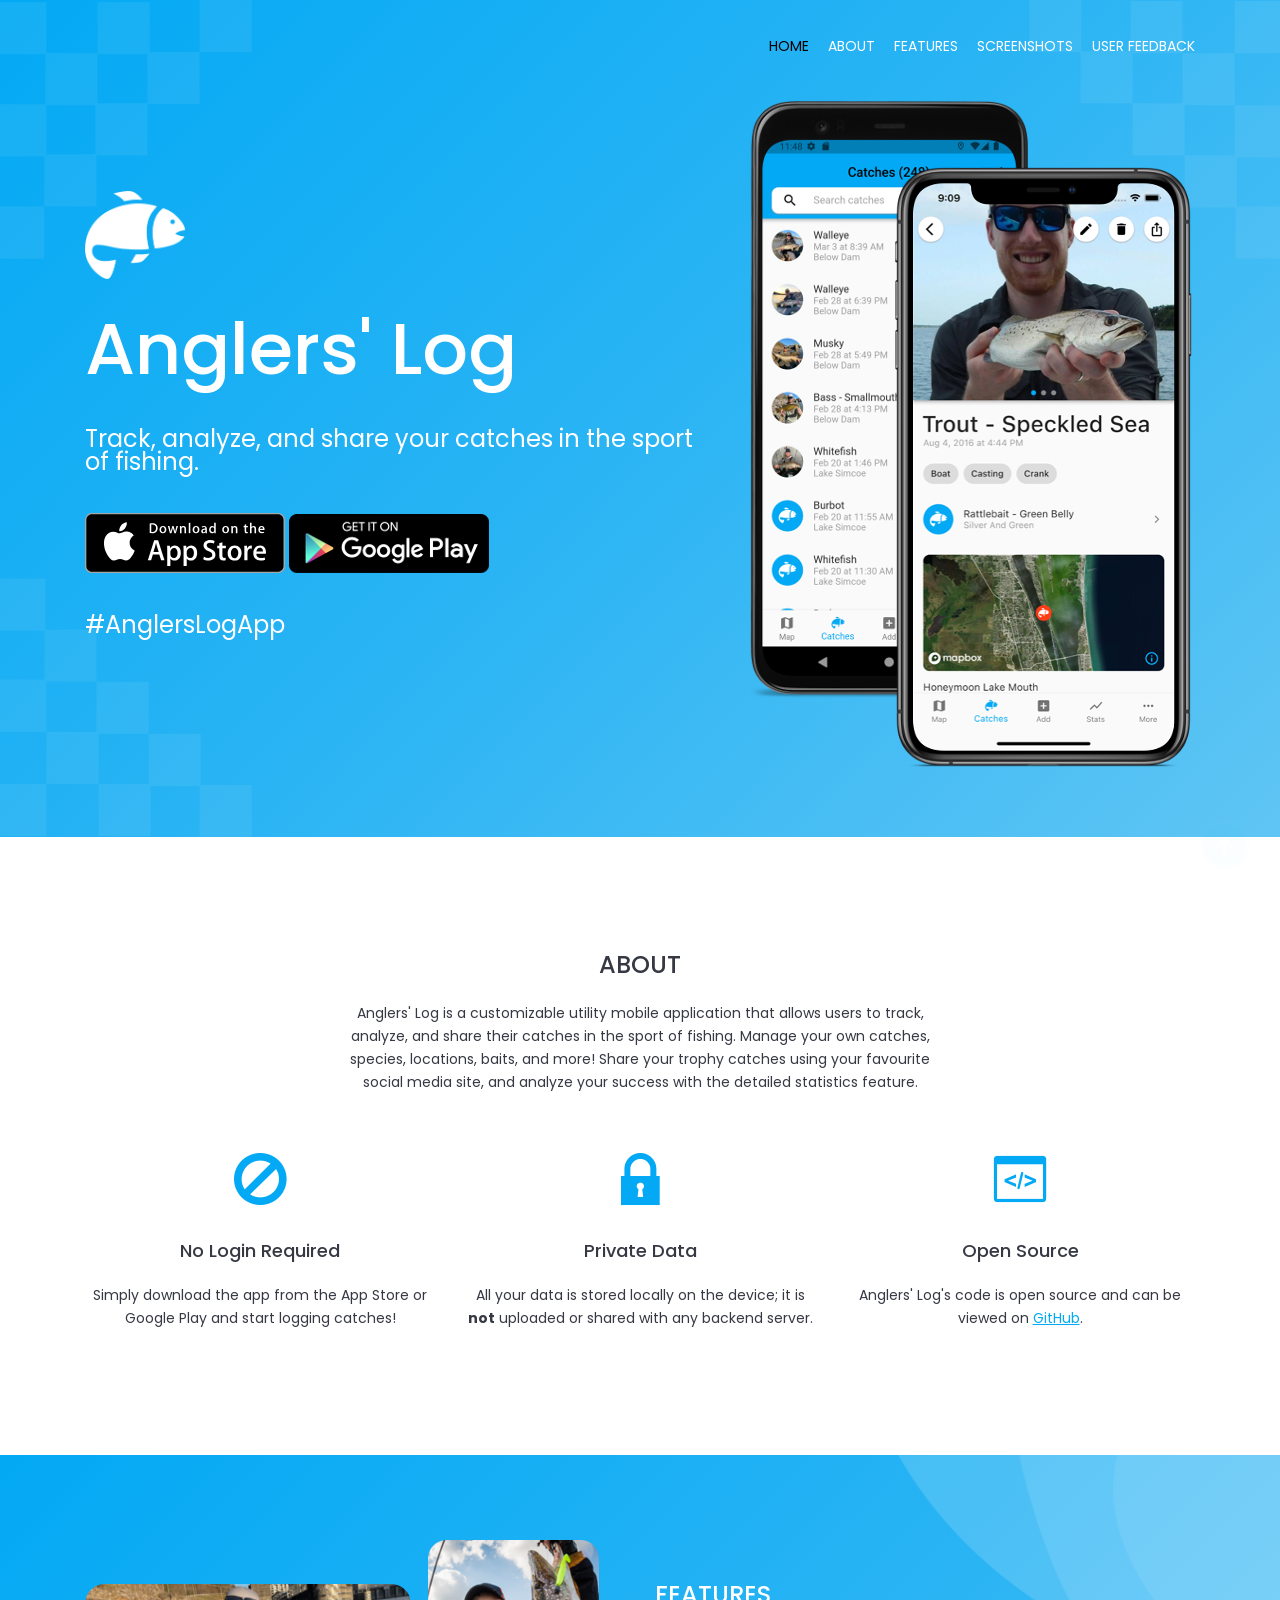
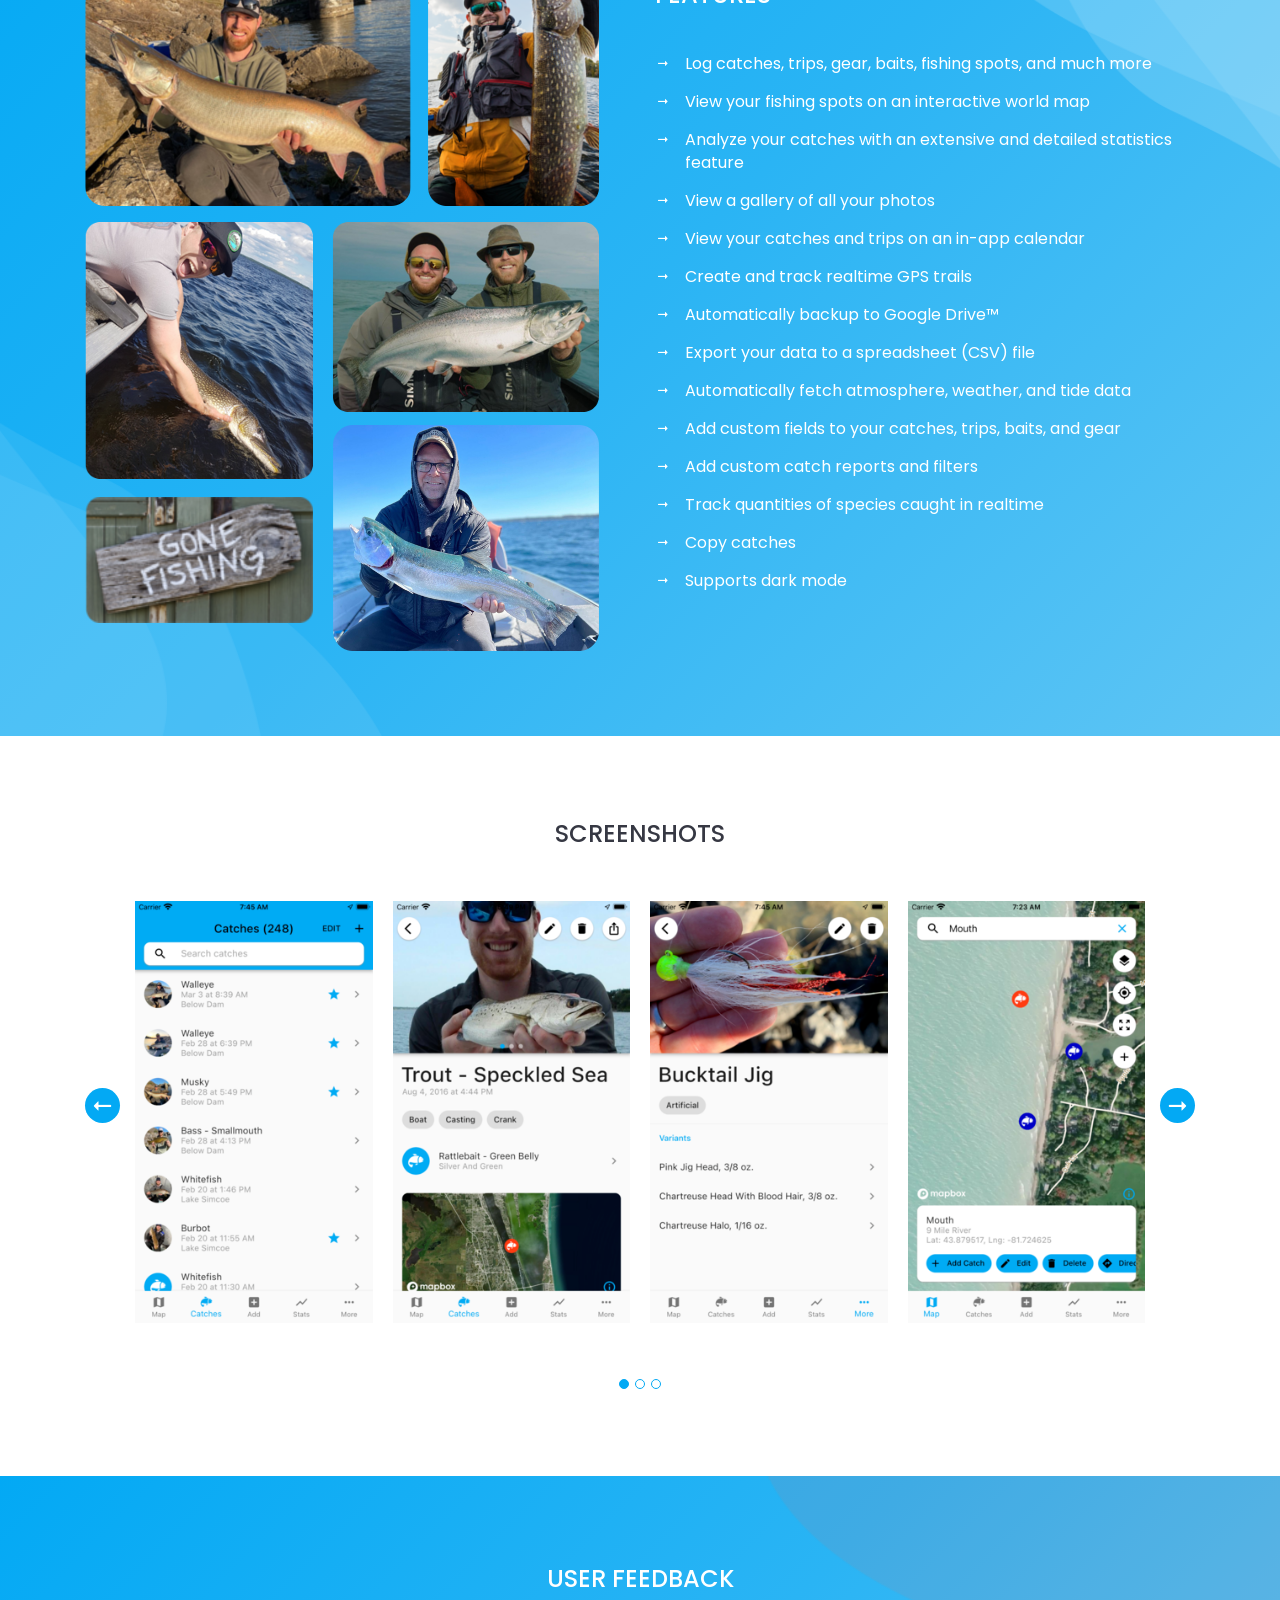
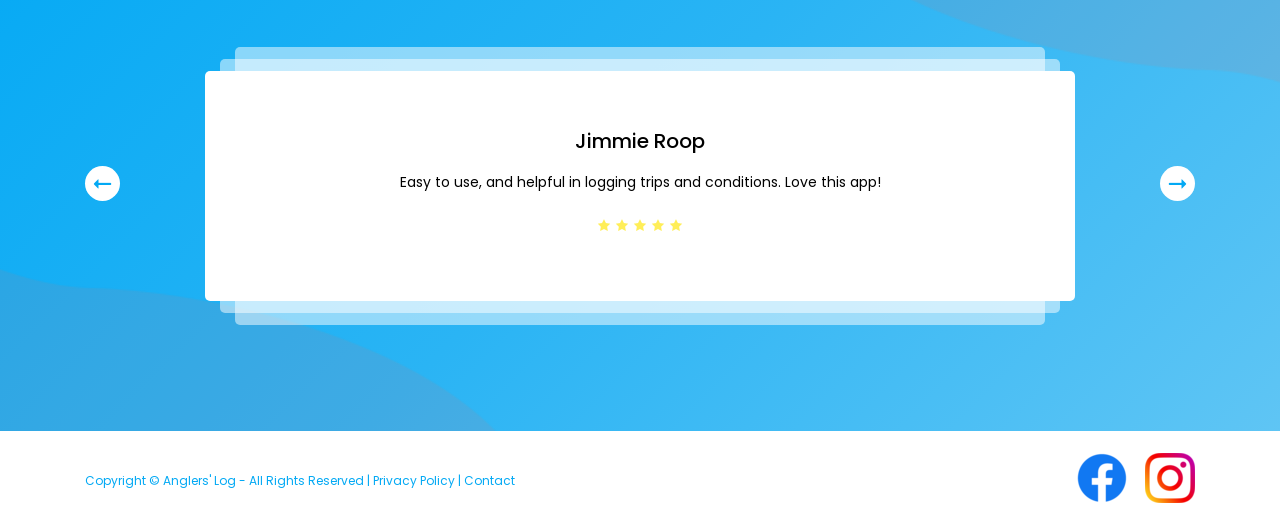
<file: web/public/index.html>
<!DOCTYPE HTML>
<html lang="en-US">
	<head>
		<meta charset="UTF-8">
		<meta http-equiv="X-UA-Compatible" content="IE=edge">
		<meta name="viewport" content="width=device-width, initial-scale=1">
		<title>Anglers' Log - Fishing Journal</title>
		<!-- Website meta description and keywords -->
		<meta name="description" content="Anglers' Log is a mobile application that allows users to track, analyze, and share their catches in the sport of fishing.">
		<meta name="keywords" content="fish,diary,report,track,book,catch,utility,gallery,share,social,gps,brain,tales,tool,pro,map,free,journal,angler,log,fishing,location,iphone,app,android,mobile,phone">
		<meta name="author" content="Cohen Adair">
        <meta name="robots" content="NOODP">
        <meta name="googlebot" content="NOODP">
		<!-- Website Favicon -->
		<link rel="shortcut icon" type="image/x-icon" href="favicon.png" />
		<!-- Bootstrap CSS -->
		<link rel="stylesheet" type="text/css" href="assets/css/bootstrap.min.css" media="all" />
		<!-- Owl carousel CSS -->
		<link rel="stylesheet" type="text/css" href="assets/css/owl.carousel.css">
		<!-- Slick nav CSS -->
		<link rel="stylesheet" type="text/css" href="assets/css/slicknav.min.css" media="all" />
		<!-- Iconfont CSS -->
		<link rel="stylesheet" type="text/css" href="assets/css/icofont.css" media="all" />
		<!-- Lightbox CSS -->
		<link rel="stylesheet" type="text/css" href="assets/css/lightbox.min.css"/>
		<!-- Animate CSS -->
		<link rel="stylesheet" type="text/css" href="assets/css/animate.min.css">
		<!-- Main CSS -->
		<link rel="stylesheet" type="text/css" href="style.css" media="all" />
		<!-- Style CSS -->
		<link rel="stylesheet" type="text/css" href="assets/css/style-1.css" media="all" />
		<!-- Responsive CSS -->
		<link rel="stylesheet" type="text/css" href="assets/css/responsive-1.css" media="all" />
	</head>
	<body data-spy="scroll" data-target=".header" data-offset="50">
		<!-- Page loader -->
	    <div id="preloader"></div>
		<!-- header section start -->
		<header class="header">
			<div class="container">
				<div class="row">
					<div class="col-md-2 col-6">
					</div>
					<div class="col-md-10 col-6">
						<div class="responsive-menu"></div>
					    <div class="mainmenu">
                            <ul id="primary-menu">
                                <li><a class="nav-link active" href="#home">Home</a></li>
                                <li><a class="nav-link" href="#about">About</a></li>
                                <li><a class="nav-link" href="#feature">Features</a></li>
                                <li><a class="nav-link" href="#screenshot">Screenshots</a></li>
                                <li><a class="nav-link" href="#feedback">User Feedback</a></li>
                            </ul>
					    </div>
					</div>
				</div>
			</div>
		</header><!-- header section end -->
		<!-- banner section start -->
		<section class="banner-area" id="home">
			<div class="container">
				<div class="row flexbox-center">
					<div class="col-lg-7">
						<div class="single-banner">
							<div class="logo">
								<img src="assets/img/logo.png" width="100" height="100" alt="logo" />
							</div>
							<h1>Anglers' Log</h1>
							<p>Track, analyze, and share your catches in the sport of fishing.</p>
							<div class="store-btn">
								<a target="blank" href="https://itunes.apple.com/CA/app/id959989008">
									<img src="assets/img/appstore.svg" width="200" height="59" alt="App Store" />
								</a>
							</div>
							<div class="store-btn">
								<a target="blank" href="https://play.google.com/store/apps/details?id=com.cohenadair.anglerslog">
									<img src="assets/img/googleplay.png" width="200" height="59" alt="Google Play" />
								</a>
							</div>
							<p class="hashtag">#AnglersLogApp</p>
						</div>
					</div>
					<div class="col-lg-5">
					    <div class="single-banner text-lg-left text-center">
							<img src="assets/img/appbox-img-1/banner.png" alt="banner" />
						</div>
					</div>
				</div>
			</div>
		</section><!-- banner section end -->
		<!-- about section start -->
		<section class="about-area ptb-100" id="about">
			<div class="container">
				<div class="row">
					<div class="col-lg-12">
					    <div class="sec-title">
							<h2>About</h2>
							<p>Anglers' Log is a customizable utility mobile application that allows users to track, analyze, and share their catches in the sport of fishing.  Manage your own catches, species, locations, baits, and more!  Share your trophy catches using your favourite social media site, and analyze your success with the detailed statistics feature.</p>
						</div>
					</div>
				</div>
				<div class="row">
					<div class="col-lg-4">
					    <div class="single-about-box">
							<i class="icofont icofont-ban"></i>
							<h4>No Login Required</h4>
							<p>Simply download the app from the App Store or Google Play and start logging catches!</p>
						</div>
					</div>
					<div class="col-lg-4">
					    <div class="single-about-box">
							<i class="icofont icofont-lock"></i>
							<h4>Private Data</h4>
							<p>All your data is stored locally on the device; it is <b>not</b> uploaded or shared with any backend server.</p>
						</div>
					</div>
					<div class="col-lg-4">
					    <div class="single-about-box">
							<i class="icofont icofont-code"></i>
							<h4>Open Source</h4>
							<p>Anglers' Log's code is open source and can be viewed on <a target="blank" href="https://github.com/cohenadair/anglers-log">GitHub</a>.</p>
						</div>
					</div>
				</div>
			</div>
		</section><!-- about section end -->
		<!-- feature section start -->
		<section class="feature-area" id="feature">
			<div class="container">
				<div class="row flexbox-center">
					<div class="col-lg-6">
						<div class="single-feature-box text-lg-left text-center">
							<img src="assets/img/appbox-img-1/feature.png" alt="feature" />
						</div>
					</div>
					<div class="col-lg-6">
						<div class="single-feature-box">
							<h2>Features</h2>
							<ul>
								<li>Log catches, trips, gear, baits, fishing spots, and much more</li>
								<li>View your fishing spots on an interactive world map</li>
								<li>Analyze your catches with an extensive and detailed statistics feature</li>
								<li>View a gallery of all your photos</li>
								<li>View your catches and trips on an in-app calendar</li>
								<li>Create and track realtime GPS trails</li>
								<li>Automatically backup to Google Drive&trade;</li>
								<li>Export your data to a spreadsheet (CSV) file</li>
								<li>Automatically fetch atmosphere, weather, and tide data</li>
								<li>Add custom fields to your catches, trips, baits, and gear</li>
								<li>Add custom catch reports and filters</li>
								<li>Track quantities of species caught in realtime</li>
								<li>Copy catches</li>
								<li>Supports dark mode</li>
							</ul>
						</div>
					</div>
				</div>
			</div>
		</section><!-- feature section end -->
		<!-- screenshots section start -->
		<section class="screenshots-area ptb-80" id="screenshot">
			<div class="container">
				<div class="row">
					<div class="col-lg-12">
					    <div class="sec-title mb-50">
							<h2>Screenshots</h2>
						</div>
					</div>
				</div>
				<div class="row">
					<div class="col-lg-12">
						<div class="screenshot-area-slider">
							<div class="screenshot-single-slide">
								<img src="assets/img/appbox-img-1/screenshot/catch-list.png" alt="screenshot" />
							</div>
							<div class="screenshot-single-slide">
								<img src="assets/img/appbox-img-1/screenshot/catch-details.png" alt="screenshot" />
							</div>
							<div class="screenshot-single-slide">
								<img src="assets/img/appbox-img-1/screenshot/bait-detail.png" alt="screenshot" />
							</div>
							<div class="screenshot-single-slide">
								<img src="assets/img/appbox-img-1/screenshot/map.png" alt="screenshot" />
							</div>
							<div class="screenshot-single-slide">
								<img src="assets/img/appbox-img-1/screenshot/gallery.png" alt="screenshot" />
							</div>
							<div class="screenshot-single-slide">
								<img src="assets/img/appbox-img-1/screenshot/stats-pb.png" alt="screenshot" />
							</div>
							<div class="screenshot-single-slide">
								<img src="assets/img/appbox-img-1/screenshot/stats-summary.png" alt="screenshot" />
							</div>
							<div class="screenshot-single-slide">
								<img src="assets/img/appbox-img-1/screenshot/trip-list.png" alt="screenshot" />
							</div>
							<div class="screenshot-single-slide">
								<img src="assets/img/appbox-img-1/screenshot/trip-detail.png" alt="screenshot" />
							</div>
							<div class="screenshot-single-slide">
								<img src="assets/img/appbox-img-1/screenshot/calendar.png" alt="screenshot" />
							</div>
							<div class="screenshot-single-slide">
								<img src="assets/img/appbox-img-1/screenshot/gps-trails.png" alt="screenshot" />
							</div>
							<div class="screenshot-single-slide">
								<img src="assets/img/appbox-img-1/screenshot/species-counter.png" alt="screenshot" />
							</div>
						</div>
					</div>
				</div>
			</div>
		</section><!-- screenshots section end -->
		<!-- feedback section start -->
		<section class="feedback-area ptb-100" id="feedback">
			<div class="container">
				<div class="row">
					<div class="col-lg-12">
					    <div class="sec-title mb-30">
							<h2>User Feedback</h2>
						</div>
					</div>
				</div>
				<div class="row">
					<div class="col-lg-12">
					    <div class="author-feedback">
							<div class="author-single-slide">
								<h4>Jimmie Roop</h4>
								<p>Easy to use, and helpful in logging trips and conditions. Love this app!</p>
								<div class="author-rating">
									<i class="icofont icofont-star"></i>
									<i class="icofont icofont-star"></i>
									<i class="icofont icofont-star"></i>
									<i class="icofont icofont-star"></i>
									<i class="icofont icofont-star"></i>
								</div>
							</div>
							<div class="author-single-slide">
								<h4>Thomas Lozier</h4>
								<p>The app works great. I've logged over 60 trips and over 200 trout. Very easy to use and helpful when reviewing previous trips. A must for the active angler.</p>
								<div class="author-rating">
									<i class="icofont icofont-star"></i>
									<i class="icofont icofont-star"></i>
									<i class="icofont icofont-star"></i>
									<i class="icofont icofont-star"></i>
									<i class="icofont icofont-star"></i>
								</div>
							</div>
							<div class="author-single-slide">
								<h4>Erik Van Giesen</h4>
								<p>Beautiful app. Extensive and in particular the addition of photos and the statistics I think is great.</p>
								<div class="author-rating">
									<i class="icofont icofont-star"></i>
									<i class="icofont icofont-star"></i>
									<i class="icofont icofont-star"></i>
									<i class="icofont icofont-star"></i>
									<i class="icofont icofont-star"></i>
								</div>
							</div>
							<div class="author-single-slide">
								<h4>Oliver Felix</h4>
								<p>Personal catch statistics in a nutshell. Functional, well thought out, not overloaded. And runs clean.</p>
								<div class="author-rating">
									<i class="icofont icofont-star"></i>
									<i class="icofont icofont-star"></i>
									<i class="icofont icofont-star"></i>
									<i class="icofont icofont-star"></i>
									<i class="icofont icofont-star"></i>
								</div>
							</div>
							<div class="author-single-slide">
								<h4>Zach T</h4>
								<p>I really like the look and feel of Anglers' Log. It has a lot of options that are really helpful that I hadn't thought of. Also, while it does have location as a permission, it still functions without having the permission. Keep up the good work guys and to all you fellow anglers, fish long and prosper.</p>
								<div class="author-rating">
									<i class="icofont icofont-star"></i>
									<i class="icofont icofont-star"></i>
									<i class="icofont icofont-star"></i>
									<i class="icofont icofont-star"></i>
									<i class="icofont icofont-star"></i>
								</div>
							</div>
						</div>
					</div>
				</div>
			</div>
		</section><!-- feedback section end -->
		<!-- footer section start -->
		<footer class="footer">
			<div class="container">
				<div class="row">
                    <div class="col-lg-6">
                        <div class="footer-content">
							<p>
								Copyright &copy; Anglers' Log - All Rights Reserved | <a target="_blank" href="https://anglerslog.ca/privacy/2.0/privacy-policy.html">Privacy Policy | <a href="mailto:support@anglerslog.ca">Contact</a>
							</p>
						</div>
                    </div>
                    <div class="col-lg-6">
                        <div class="footer-content">
							<ul>
								<li>
									<a target="blank" href="https://www.facebook.com/anglerslog/">
										<img src="assets/img/facebook.png" width="50" height="50">
									</a>
								</li>
								<li>
									<a target="blank" href="https://www.instagram.com/anglerslog/?hl=en">
										<img src="assets/img/instagram.png" width="50" height="50">
									</a>
								</li>
							</ul>
						</div>
                    </div>
				</div>
			</div>
		</footer><!-- footer section end -->
		<a href="#" class="scrolltotop">
			<i class="icofont icofont-arrow-up" aria-hidden="true"></i>
		</a>
		<!-- jquery main JS -->
		<script src="assets/js/jquery.min.js"></script>
		<!-- Bootstrap JS -->
		<script src="assets/js/bootstrap.min.js"></script>
		<!-- Slick nav JS -->
		<script src="assets/js/jquery.slicknav.min.js"></script>
		<!-- owl carousel JS -->
		<script src="assets/js/owl.carousel.min.js"></script>
		<!-- EasyPieChart JS -->
		<script src="assets/js/jquery.easypiechart.min.js"></script>
		<!-- Lightbox JS -->
		<script src="assets/js/lightbox.min.js"></script>
		<!-- WOW JS -->
		<script src="assets/js/wow-1.3.0.min.js"></script>
		<!-- Common JS -->
		<script src="assets/js/common.js"></script>
		<!-- main JS -->
		<script src="assets/js/main-1.js"></script>
	</body>
</html>
</file>
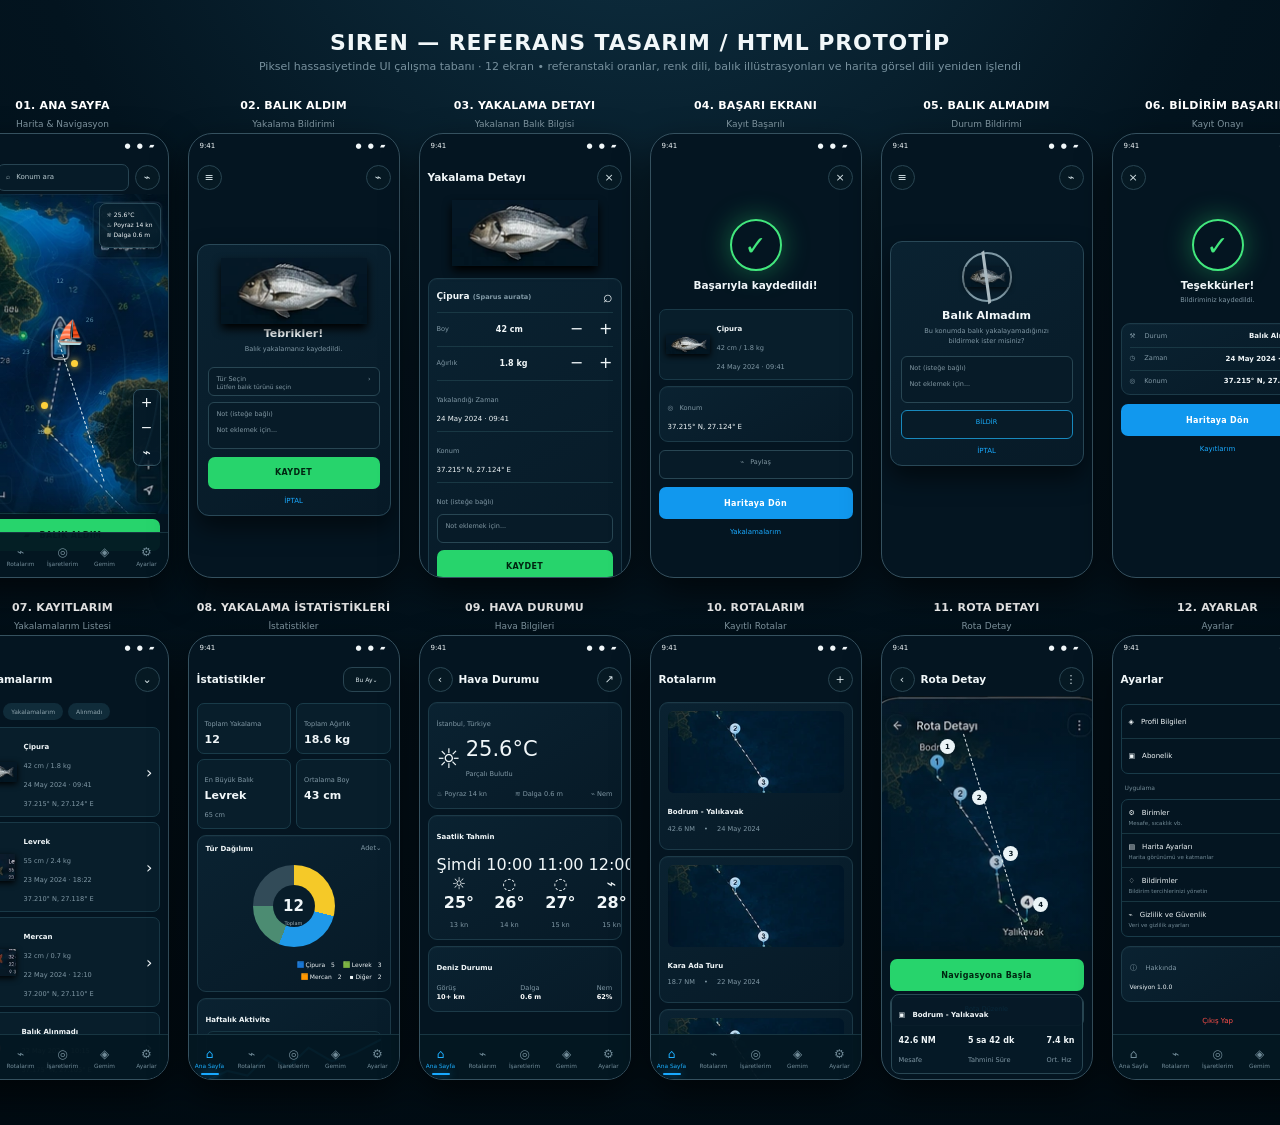
<file: mobile/reference/siren_ui_reference_v3.html>
<!doctype html>
<html lang="tr">
<head>
<meta charset="utf-8">
<meta name="viewport" content="width=device-width,initial-scale=1">
<title>Siren — 12 Ekran Referans Önizleme</title>
<style>
:root{
 --bg:#02111b;--phone:#041722;--panel:#071c2a;--panel2:#0a2231;
 --line:#23404e;--text:#f1f7f9;--muted:#8098a5;--blue:#1198ee;
 --green:#27d46c;--red:#ff514b;--yellow:#ffd22f;
}
*{box-sizing:border-box}
body{margin:0;background:radial-gradient(circle at 50% -20%,#103447 0,#03141f 42%,#010b12 100%);color:var(--text);font-family:Inter,system-ui,-apple-system,BlinkMacSystemFont,'Segoe UI',Arial,sans-serif}
.wrap{width:min(1540px,100%);margin:auto;padding:30px 18px 45px}
.hero{text-align:center;margin:0 0 26px}
.hero h1{font-size:22px;margin:0 0 5px;letter-spacing:.04em}
.hero p{margin:0;color:#77909d;font-size:11px}
.grid{display:grid;grid-template-columns:repeat(6,212px);justify-content:center;gap:23px 19px}
.screen{width:212px}
.caption{height:34px;text-align:center;color:#fff}
.caption b{display:block;font-size:11px;letter-spacing:.02em}
.caption span{font-size:9px;color:#8399a4}
.phone{width:212px;height:445px;border:1px solid #35515f;border-radius:24px;background:#041521;overflow:hidden;position:relative;box-shadow:0 15px 35px #0009}
.status{height:26px;padding:8px 11px 0;font-size:7px;display:flex;justify-content:space-between;position:relative;z-index:5}
.status .right{letter-spacing:2px}
.app{height:419px;padding:0 8px;position:relative}
.top{height:34px;display:flex;align-items:center;gap:6px;position:relative;z-index:4}
.title{font-size:10.5px;font-weight:650;flex:1}
.circle{width:25px;height:25px;border:1px solid #294552;border-radius:50%;background:#061923;display:grid;place-items:center;font-size:11px;color:#d8e5e9}
.search{height:27px;border:1px solid #274452;border-radius:7px;background:#061b28;color:#b4c6cc;flex:1;font-size:7px;padding:8px}
.map{position:relative;margin:0 -9px;height:320px;background-image:linear-gradient(#00152233,#00152233),url('[data-uri]');background-size:cover;background-position:center;overflow:hidden}
.map .grain{position:absolute;inset:0;background:linear-gradient(105deg,transparent 0 47%,#092f4020 48% 52%,transparent 53%);mix-blend-mode:screen}
.weather{position:absolute;right:8px;top:9px;background:#071d2ad9;border:1px solid #294856;border-radius:7px;padding:6px 7px;font-size:6px;line-height:1.7;backdrop-filter:blur(5px)}
.side{position:absolute;left:8px;top:66px;display:flex;flex-direction:column;gap:4px}
.side div{width:34px;background:#071b28df;border:1px solid #284653;border-radius:6px;padding:5px 2px;text-align:center;font-size:6px;line-height:1.45}
.boat{position:absolute;left:47%;top:39%;font-size:23px;filter:drop-shadow(0 2px 5px #000)}
.path{position:absolute;left:47%;top:44%;height:154px;border-left:1.5px dashed #dcebf2;transform:rotate(-18deg);transform-origin:top}
.way{position:absolute;width:7px;height:7px;border-radius:50%;background:#ffd13a;box-shadow:0 0 7px #ffd13a}
.w1{left:40%;top:65%}.w2{left:54%;top:52%}
.zoom{position:absolute;right:8px;bottom:48px;width:28px;border:1px solid #31505e;border-radius:7px;background:#061b28d9;text-align:center;font-size:14px;line-height:25px}
.cta{height:32px;border-radius:7px;display:grid;place-items:center;font-size:8px;font-weight:700;letter-spacing:.04em;background:var(--green);color:#002511}
.cta.blue{background:var(--blue);color:#fff}
.bottom{position:absolute;bottom:0;left:0;right:0;height:47px;border-top:1px solid #183642;background:#041722f4;display:flex;justify-content:space-around;align-items:center}
.bottom div{font-size:5.8px;text-align:center;color:#718b98;min-width:37px}
.bottom i{display:block;font-style:normal;font-size:12px;margin-bottom:2px}
.bottom .on{color:#1dafff}
.card{background:linear-gradient(150deg,#0a2231,#071a27);border:1px solid #1c3a48;border-radius:9px;padding:8px;margin-top:6px;box-shadow:inset 0 1px 0 rgba(255,255,255,.025)}
.card h3{font-size:9px;margin:0 0 6px} .muted{color:var(--muted);font-size:6.6px;line-height:1.45}
.row{display:flex;align-items:center;justify-content:space-between;gap:5px}
.field{height:29px;border:1px solid #284653;background:#071b28;border-radius:6px;padding:7px 8px;color:#8197a2;font-size:6.5px;margin-top:6px}
.bigfield{height:47px}
.fishHero{height:78px;display:grid;place-items:center}
.fishHero img{width:146px;height:66px;object-fit:contain;filter:drop-shadow(0 5px 5px #000)}
.fishTiny{width:44px;height:27px;object-fit:contain;filter:drop-shadow(0 2px 3px #000)}
.check{width:52px;height:52px;border:2px solid #42e77d;border-radius:50%;display:grid;place-items:center;color:#42e77d;font-size:27px;margin:25px auto 8px;box-shadow:0 0 28px #28df7066}
.modal{margin-top:50px;background:linear-gradient(150deg,#0a2231,#071a27);border:1px solid #294857;border-radius:12px;padding:10px;box-shadow:0 12px 25px #0008}
.modal .fishHero{height:72px}
.modal h2{font-size:11px;text-align:center;margin:0 0 5px}
.center{text-align:center}
.item{border:1px solid #193947;border-radius:7px;padding:6px;display:flex;gap:7px;align-items:center;margin-top:5px;background:#081e2b}
.divider{height:1px;background:#193844;margin:6px 0}
.statgrid{display:grid;grid-template-columns:1fr 1fr;gap:5px;margin-top:7px}
.stat{background:#081e2b;border:1px solid #193b49;border-radius:7px;padding:7px}
.stat strong{display:block;font-size:11px;margin-top:3px}
.donut{height:105px;display:grid;place-items:center;position:relative}
.donut .ring{width:82px;height:82px;border-radius:50%;background:conic-gradient(#f5c928 0 29%,#1f99e9 29% 56%,#4c8c72 56% 75%,#324b58 75%);position:relative}
.donut .ring:after{content:"";position:absolute;inset:20px;border-radius:50%;background:#081d2a}
.donut b{position:absolute;font-size:15px;z-index:1}
.donut small{position:absolute;margin-top:34px;z-index:1;font-size:5px;color:#9db0b8}
.chart{height:62px;margin-top:5px;border:1px solid #173744;border-radius:7px;overflow:hidden;background:#071c28}
.chart svg{width:100%;height:100%}
.routeMap{height:255px;margin:0 -9px;background-image:linear-gradient(#00152225,#00152225),url('[data-uri]');background-size:cover;background-position:center;position:relative}
.routeLine{position:absolute;left:39%;top:15%;height:215px;border-left:1.2px dashed rgba(240,248,250,.9);transform:rotate(-17deg);transform-origin:top}
.routeNode{position:absolute;width:15px;height:15px;border-radius:50%;background:#eaf4f7;color:#071821;font-size:7px;font-weight:700;display:grid;place-items:center}
.n1{left:28%;top:17%}.n2{left:43%;top:37%}.n3{left:58%;top:59%}.n4{left:72%;top:79%}
.routeCard{position:absolute;bottom:7px;left:9px;right:9px;background:#061a27e8;border:1px solid #294754;border-radius:8px;padding:7px}
.routeCard strong{font-size:7px}
.listTabs{display:flex;gap:5px;margin:7px 0}
.tab{padding:5px 8px;border-radius:10px;background:#102c3a;color:#8ea4ad;font-size:6px}
.tab.active{background:#183e51;color:#fff}
.settings{border:1px solid #193b49;border-radius:7px;overflow:hidden;margin-top:8px}
.setting{min-height:34px;padding:6px 7px;border-bottom:1px solid #183641;display:flex;align-items:center;justify-content:space-between;font-size:7px}
.setting:last-child{border-bottom:0}
.setting small{display:block;color:#6f8793;font-size:5.5px;margin-top:2px}
@media(max-width:1200px){.grid{grid-template-columns:repeat(3,225px)}}
@media(max-width:760px){.grid{grid-template-columns:repeat(2,225px)}}
@media(max-width:500px){.grid{grid-template-columns:225px}}

.icon{display:inline-grid;place-items:center;width:16px;height:16px;line-height:1;font-style:normal}
.icon.stroke{border:1px solid currentColor;border-radius:4px;font-size:8px}
.mapIcon{width:16px;height:16px;display:inline-grid;place-items:center}
.mapIcon svg{width:14px;height:14px;display:block}


.map:after{
  content:"";
  position:absolute;inset:0;pointer-events:none;
  background:
    radial-gradient(circle at 50% 48%,transparent 0 30%,rgba(0,12,18,.10) 68%,rgba(0,6,10,.48) 100%),
    repeating-radial-gradient(ellipse at 48% 55%,transparent 0 31px,rgba(93,181,216,.10) 32px,transparent 34px);
  mix-blend-mode:screen;opacity:.72;
}
.depths{position:absolute;inset:0;pointer-events:none;color:#7db6cc;font-size:6px;opacity:.7}
.depths span{position:absolute}
.d1{left:47%;top:26%}.d2{left:61%;top:38%}.d3{left:31%;top:48%}.d4{left:67%;top:61%}.d5{left:38%;top:73%}


.bottom .on{position:relative}
.bottom .on:after{
  content:"";position:absolute;left:50%;bottom:-6px;transform:translateX(-50%);
  width:18px;height:2px;border-radius:3px;background:#19a9ff;box-shadow:0 0 8px rgba(25,169,255,.65)
}

</style>
</head>
<body>
<div class="wrap">
<div class="hero"><h1>SIREN — REFERANS TASARIM / HTML PROTOTİP</h1><p>Piksel hassasiyetinde UI çalışma tabanı · 12 ekran • referanstaki oranlar, renk dili, balık illüstrasyonları ve harita görsel dili yeniden işlendi</p></div>
<div class="grid">

<!-- 01 -->
<section class="screen"><div class="caption"><b>01. ANA SAYFA</b><span>Harita &amp; Navigasyon</span></div><div class="phone"><div class="status"><span>9:41</span><span class="right">● ● ▰</span></div><div class="app">
<div class="top"><div class="circle">≡</div><div class="search">⌕ &nbsp; Konum ara</div><div class="circle">⌁</div></div>
<div class="map"><div class="grain"></div><div class="depths"><span class="d1">12</span><span class="d2">26</span><span class="d3">23</span><span class="d4">46</span><span class="d5">18</span></div><div class="weather">☼ 25.6°C<br>♨ Poyraz 14 kn<br>≋ Dalga 0.6 m</div><div class="side"><div>▤<br>Katmanlar</div><div>◌<br>Hava</div><div>⌁<br>Rotalar</div><div>◎<br>İşaretler</div></div><div class="boat">⛵</div><div class="path"></div><div class="way w1"></div><div class="way w2"></div><div class="zoom">+<br>−<br>⌁</div></div>
<div class="cta" style="margin-top:5px">▰ &nbsp; BALIK ALDIM</div><div class="bottom"><div class="on"><i>⌂</i>Ana Sayfa</div><div><i>⌁</i>Rotalarım</div><div><i>◎</i>İşaretlerim</div><div><i>◈</i>Gemim</div><div><i>⚙</i>Ayarlar</div></div>
</div></div></section>

<!-- 02 -->
<section class="screen"><div class="caption"><b>02. BALIK ALDIM</b><span>Yakalama Bildirimi</span></div><div class="phone"><div class="status"><span>9:41</span><span class="right">● ● ▰</span></div><div class="app"><div class="top"><div class="circle">≡</div><div class="title"></div><div class="circle">⌁</div></div>
<div class="modal"><div class="fishHero"><img src="[data-uri]" alt="Çipura"></div><h2>Tebrikler!</h2><div class="center muted">Balık yakalamanız kaydedildi.</div><div class="field" style="margin-top:12px">Tür Seçin <span style="float:right">›</span><br><span style="font-size:6px">Lütfen balık türünü seçin</span></div><div class="field bigfield">Not (isteğe bağlı)<br><br><span>Not eklemek için...</span></div><div class="cta" style="margin-top:8px">KAYDET</div><div class="center" style="font-size:7px;color:#19a9ff;margin-top:8px">İPTAL</div></div></div></div></section>

<!-- 03 -->
<section class="screen"><div class="caption"><b>03. YAKALAMA DETAYI</b><span>Yakalanan Balık Bilgisi</span></div><div class="phone"><div class="status"><span>9:41</span><span class="right">● ● ▰</span></div><div class="app"><div class="top"><div class="title">Yakalama Detayı</div><div class="circle">×</div></div><div class="fishHero"><img src="[data-uri]" alt="Çipura"></div>
<div class="card"><div class="row"><b style="font-size:9px">Çipura <span class="muted">(Sparus aurata)</span></b><span>⌕</span></div><div class="divider"></div>
<div class="row"><span class="muted">Boy</span><b style="font-size:8px">42 cm</b><span>−　+</span></div><div class="divider"></div><div class="row"><span class="muted">Ağırlık</span><b style="font-size:8px">1.8 kg</b><span>−　+</span></div><div class="divider"></div><span class="muted">Yakalandığı Zaman</span><br><span style="font-size:7px">24 May 2024 · 09:41</span><div class="divider"></div><span class="muted">Konum</span><br><span style="font-size:7px">37.215° N, 27.124° E</span><div class="divider"></div><span class="muted">Not (isteğe bağlı)</span><div class="field">Not eklemek için...</div><div class="cta" style="margin-top:7px">KAYDET</div></div></div></div></section>

<!-- 04 -->
<section class="screen"><div class="caption"><b>04. BAŞARI EKRANI</b><span>Kayıt Başarılı</span></div><div class="phone"><div class="status"><span>9:41</span><span class="right">● ● ▰</span></div><div class="app"><div class="top"><div class="title"></div><div class="circle">×</div></div><div class="check">✓</div><div class="center" style="font-size:10.5px;font-weight:650">Başarıyla kaydedildi!</div><div class="item" style="margin-top:18px"><img class="fishTiny" src="[data-uri]" alt="Çipura"><div style="flex:1"><b style="font-size:7px">Çipura</b><br><span class="muted">42 cm / 1.8 kg<br>24 May 2024 · 09:41</span></div></div><div class="card"><span class="muted">◎ &nbsp; Konum</span><br><span style="font-size:7px">37.215° N, 27.124° E</span></div><div class="field center" style="margin-top:8px">⌁ &nbsp; Paylaş</div><div class="cta blue" style="margin-top:8px">Haritaya Dön</div><div class="center" style="font-size:7px;color:#1aaaff;margin-top:9px">Yakalamalarım</div></div></div></section>

<!-- 05 -->
<section class="screen"><div class="caption"><b>05. BALIK ALMADIM</b><span>Durum Bildirimi</span></div><div class="phone"><div class="status"><span>9:41</span><span class="right">● ● ▰</span></div><div class="app"><div class="top"><div class="circle">≡</div><div class="title"></div><div class="circle">⌁</div></div><div class="modal" style="margin-top:47px;text-align:center"><div style="width:50px;height:50px;margin:0 auto 7px;border-radius:50%;border:2px solid #7e98a4;display:grid;place-items:center;position:relative"><img src="[data-uri]" class="fishTiny" style="opacity:.75"><span style="position:absolute;font-size:40px;transform:rotate(-35deg);color:#aabac1">╱</span></div><h2>Balık Almadım</h2><div class="muted">Bu konumda balık yakalayamadığınızı<br>bildirmek ister misiniz?</div><div class="field bigfield" style="text-align:left;margin-top:10px">Not (isteğe bağlı)<br><br>Not eklemek için...</div><div class="field" style="color:#1ab0ff;border-color:#1889bd;margin-top:7px">BİLDİR</div><div class="center" style="font-size:7px;color:#18aaff;margin-top:8px">İPTAL</div></div></div></div></section>

<!-- 06 -->
<section class="screen"><div class="caption"><b>06. BİLDİRİM BAŞARILI</b><span>Kayıt Onayı</span></div><div class="phone"><div class="status"><span>9:41</span><span class="right">● ● ▰</span></div><div class="app"><div class="top"><div class="circle">×</div><div class="title"></div></div><div class="check">✓</div><div class="center" style="font-size:10.5px;font-weight:650">Teşekkürler!</div><div class="center muted" style="margin-top:5px">Bildiriminiz kaydedildi.</div><div class="card" style="margin-top:17px"><div class="row"><span class="muted">⚒　 Durum</span><b style="font-size:7px">Balık Alınmadı</b></div><div class="divider"></div><div class="row"><span class="muted">◷　 Zaman</span><b style="font-size:7px">24 May 2024 · 09:45</b></div><div class="divider"></div><div class="row"><span class="muted">◎　 Konum</span><b style="font-size:7px">37.215° N, 27.124° E</b></div></div><div class="cta blue" style="margin-top:9px">Haritaya Dön</div><div class="center" style="font-size:7px;color:#1aaaff;margin-top:9px">Kayıtlarım</div></div></div></section>

<!-- 07 -->
<section class="screen"><div class="caption"><b>07. KAYITLARIM</b><span>Yakalamalarım Listesi</span></div><div class="phone"><div class="status"><span>9:41</span><span class="right">● ● ▰</span></div><div class="app"><div class="top"><div class="title">Yakalamalarım</div><div class="circle">⌄</div></div><div class="listTabs"><div class="tab active">Hepsi</div><div class="tab">Yakalamalarım</div><div class="tab">Alınmadı</div></div>
<div class="item"><img class="fishTiny" src="[data-uri]" alt="Çipura"><div style="flex:1"><b style="font-size:7px">Çipura</b><br><span class="muted">42 cm / 1.8 kg<br>24 May 2024 · 09:41<br>37.215° N, 27.124° E</span></div><span>›</span></div>
<div class="item"><img class="fishTiny" src="[data-uri]" alt="Levrek"><div style="flex:1"><b style="font-size:7px">Levrek</b><br><span class="muted">55 cm / 2.4 kg<br>23 May 2024 · 18:22<br>37.210° N, 27.118° E</span></div><span>›</span></div>
<div class="item"><img class="fishTiny" src="[data-uri]" alt="Mercan"><div style="flex:1"><b style="font-size:7px">Mercan</b><br><span class="muted">32 cm / 0.7 kg<br>22 May 2024 · 12:10<br>37.200° N, 27.110° E</span></div><span>›</span></div>
<div class="item"><div style="width:42px;text-align:center;color:#ff4e48;font-size:22px">⊗</div><div style="flex:1"><b style="font-size:7px">Balık Alınmadı</b><br><span class="muted">22 May 2024 · 10:15<br>37.175° N, 27.105° E</span></div><span>›</span></div>
<div class="bottom"><div class="on"><i>⌂</i>Ana Sayfa</div><div><i>⌁</i>Rotalarım</div><div><i>◎</i>İşaretlerim</div><div><i>◈</i>Gemim</div><div><i>⚙</i>Ayarlar</div></div></div></div></section>

<!-- 08 -->
<section class="screen"><div class="caption"><b>08. YAKALAMA İSTATİSTİKLERİ</b><span>İstatistikler</span></div><div class="phone"><div class="status"><span>9:41</span><span class="right">● ● ▰</span></div><div class="app"><div class="top"><div class="title">İstatistikler</div><div class="circle" style="width:48px;border-radius:9px;font-size:6px">Bu Ay⌄</div></div><div class="statgrid"><div class="stat"><span class="muted">Toplam Yakalama</span><strong>12</strong></div><div class="stat"><span class="muted">Toplam Ağırlık</span><strong>18.6 kg</strong></div><div class="stat"><span class="muted">En Büyük Balık</span><strong>Levrek</strong><small class="muted">65 cm</small></div><div class="stat"><span class="muted">Ortalama Boy</span><strong>43 cm</strong></div></div><div class="card"><div class="row"><b style="font-size:7px">Tür Dağılımı</b><span class="muted">Adet⌄</span></div><div class="donut"><div class="ring"></div><b>12</b><small>Toplam</small></div><div style="font-size:6px;line-height:2;text-align:right">🟦 Çipura　5　 🟩 Levrek　3<br>🟧 Mercan　2　 ▪ Diğer　2</div></div><div class="card"><b style="font-size:7px">Haftalık Aktivite</b><div class="chart"><svg viewBox="0 0 300 80" preserveAspectRatio="none"><polyline points="0,65 35,52 70,58 105,31 140,47 175,21 215,39 255,28 300,10" fill="none" stroke="#21b7ff" stroke-width="3"/></svg></div></div><div class="bottom"><div class="on"><i>⌂</i>Ana Sayfa</div><div><i>⌁</i>Rotalarım</div><div><i>◎</i>İşaretlerim</div><div><i>◈</i>Gemim</div><div><i>⚙</i>Ayarlar</div></div></div></div></section>

<!-- 09 -->
<section class="screen"><div class="caption"><b>09. HAVA DURUMU</b><span>Hava Bilgileri</span></div><div class="phone"><div class="status"><span>9:41</span><span class="right">● ● ▰</span></div><div class="app"><div class="top"><div class="circle">‹</div><div class="title">Hava Durumu</div><div class="circle">↗</div></div><div class="card"><span class="muted">İstanbul, Türkiye</span><div class="row" style="margin-top:7px"><span style="font-size:27px">☼</span><div style="flex:1"><span style="font-size:21px">25.6°C</span><br><span class="muted">Parçalı Bulutlu</span></div></div><div class="row" style="margin-top:10px"><span class="muted">♨ Poyraz 14 kn</span><span class="muted">≋ Dalga 0.6 m</span><span class="muted">⌁ Nem</span></div></div><div class="card"><b style="font-size:7px">Saatlik Tahmin</b><div class="row" style="text-align:center;margin-top:12px"><div>Şimdi<br>☼<br><b>25°</b><br><small class="muted">13 kn</small></div><div>10:00<br>◌️<br><b>26°</b><br><small class="muted">14 kn</small></div><div>11:00<br>◌️<br><b>27°</b><br><small class="muted">15 kn</small></div><div>12:00<br>⌁<br><b>28°</b><br><small class="muted">15 kn</small></div><div>13:00<br>⌁<br><b>28°</b><br><small class="muted">16 kn</small></div></div></div><div class="card"><b style="font-size:7px">Deniz Durumu</b><div class="row" style="margin-top:10px"><span class="muted">Görüş<br><b style="color:#fff">10+ km</b></span><span class="muted">Dalga<br><b style="color:#fff">0.6 m</b></span><span class="muted">Nem<br><b style="color:#fff">62%</b></span></div></div><div class="bottom"><div class="on"><i>⌂</i>Ana Sayfa</div><div><i>⌁</i>Rotalarım</div><div><i>◎</i>İşaretlerim</div><div><i>◈</i>Gemim</div><div><i>⚙</i>Ayarlar</div></div></div></div></section>

<!-- 10 -->
<section class="screen"><div class="caption"><b>10. ROTALARIM</b><span>Kayıtlı Rotalar</span></div><div class="phone"><div class="status"><span>9:41</span><span class="right">● ● ▰</span></div><div class="app"><div class="top"><div class="title">Rotalarım</div><div class="circle">+</div></div>
<div class="card"><div class="routeMap" style="height:82px;margin:0 0 6px;border-radius:6px;background-image:url('[data-uri]')"></div><b style="font-size:7px">Bodrum - Yalıkavak</b><p class="muted">42.6 NM　 •　 24 May 2024</p></div>
<div class="card"><div class="routeMap" style="height:82px;margin:0 0 6px;border-radius:6px;background-image:url('[data-uri]')"></div><b style="font-size:7px">Kara Ada Turu</b><p class="muted">18.7 NM　 •　 22 May 2024</p></div>
<div class="card"><div class="routeMap" style="height:82px;margin:0 0 6px;border-radius:6px;background-image:url('[data-uri]')"></div><b style="font-size:7px">Poyraz Koyu Rotası</b><p class="muted">12.4 NM　 •　 20 May 2024</p></div>
<div class="bottom"><div class="on"><i>⌂</i>Ana Sayfa</div><div><i>⌁</i>Rotalarım</div><div><i>◎</i>İşaretlerim</div><div><i>◈</i>Gemim</div><div><i>⚙</i>Ayarlar</div></div></div></div></section>

<!-- 11 -->
<section class="screen"><div class="caption"><b>11. ROTA DETAYI</b><span>Rota Detay</span></div><div class="phone"><div class="status"><span>9:41</span><span class="right">● ● ▰</span></div><div class="app"><div class="top"><div class="circle">‹</div><div class="title">Rota Detay</div><div class="circle">⋮</div></div><div class="routeMap"><div class="routeLine"></div><div class="routeNode n1">1</div><div class="routeNode n2">2</div><div class="routeNode n3">3</div><div class="routeNode n4">4</div></div><div class="routeCard"><strong>▣ &nbsp; Bodrum - Yalıkavak</strong><div class="row" style="margin-top:7px"><span><b style="font-size:8px">42.6 NM</b><br><small class="muted">Mesafe</small></span><span><b style="font-size:8px">5 sa 42 dk</b><br><small class="muted">Tahmini Süre</small></span><span><b style="font-size:8px">7.4 kn</b><br><small class="muted">Ort. Hız</small></span></div></div><div class="cta" style="margin-top:8px">Navigasyona Başla</div><div class="field center" style="color:#19a9ff">Rota Düzenle</div></div></div></section>

<!-- 12 -->
<section class="screen"><div class="caption"><b>12. AYARLAR</b><span>Ayarlar</span></div><div class="phone"><div class="status"><span>9:41</span><span class="right">● ● ▰</span></div><div class="app"><div class="top"><div class="title">Ayarlar</div></div><div class="settings"><div class="setting"><div>◈　Profil Bilgileri</div><span>›</span></div><div class="setting"><div>▣　Abonelik</div><span>›</span></div></div><div style="font-size:6px;color:#738b97;margin:10px 4px 5px">Uygulama</div><div class="settings"><div class="setting"><div>⚙　Birimler<small>Mesafe, sıcaklık vb.</small></div><span>›</span></div><div class="setting"><div>▤　Harita Ayarları<small>Harita görünümü ve katmanlar</small></div><span>›</span></div><div class="setting"><div>♢　Bildirimler<small>Bildirim tercihlerinizi yönetin</small></div><span>›</span></div><div class="setting"><div>⌁　Gizlilik ve Güvenlik<small>Veri ve gizlilik ayarları</small></div><span>›</span></div></div><div class="card" style="margin-top:9px"><span class="muted">ⓘ　 Hakkında</span><br><span style="font-size:6px">Versiyon 1.0.0</span></div><div class="center" style="color:#ff4f49;font-size:7px;margin-top:15px">Çıkış Yap</div><div class="bottom"><div><i>⌂</i>Ana Sayfa</div><div><i>⌁</i>Rotalarım</div><div><i>◎</i>İşaretlerim</div><div><i>◈</i>Gemim</div><div class="on"><i>⚙</i>Ayarlar</div></div></div></div></section>

</div>
</div>
</body>
</html>
</file>
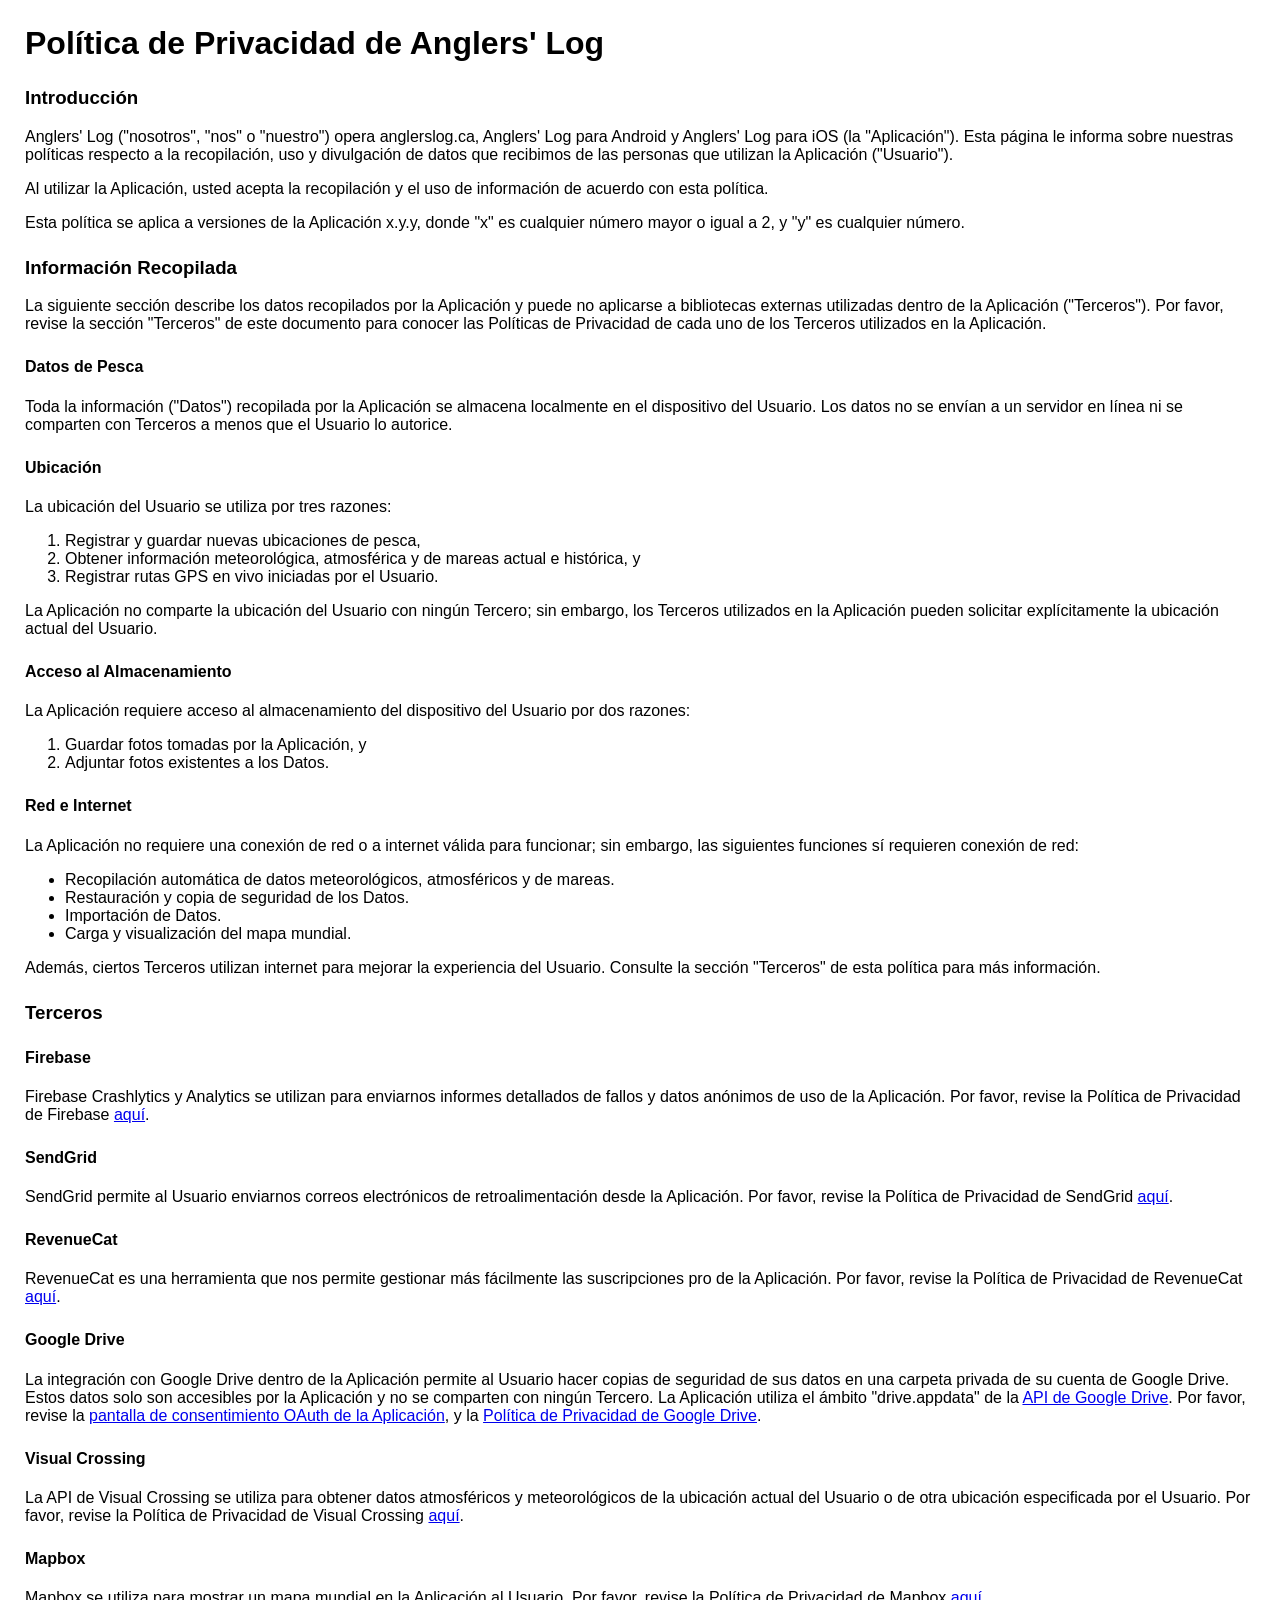
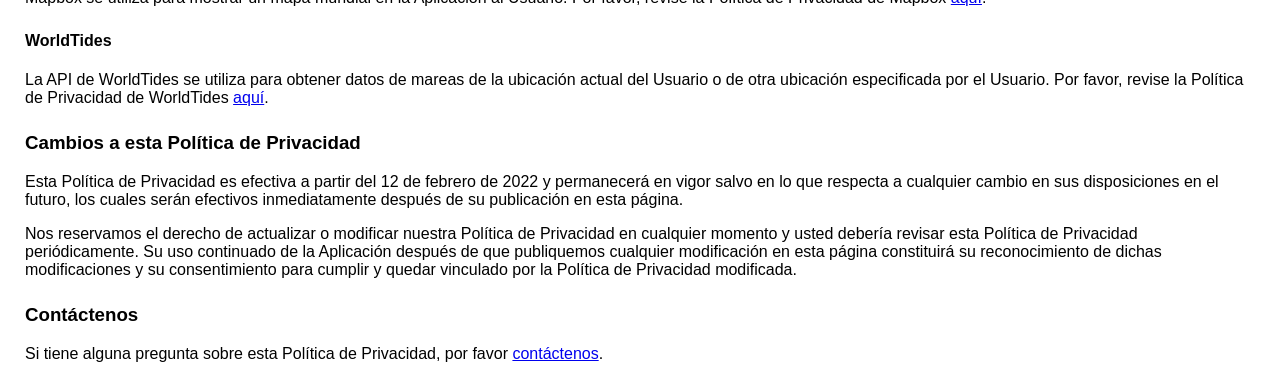
<file: web/public/privacy/2.0/privacy-policy-es.html>
<html ng-app="anglers-log">
    <head>
        <title>Anglers' Log - Política de Privacidad</title>
        <meta name="viewport" content="width=device-width, initial-scale=1.0, maximum-scale=1.0, user-scalable=no" />
        <link type="image/vnd.microsoft.icon" href="../../favicon.png" rel="icon">
        <meta charset="UTF-8">

        <style>
            body {
                margin: 25px;
                font-family: helvetica;
            }

            h3 {
                margin-top: 25px;
            }

            h4 {
                margin-top: 25px;
            }
        </style>
    </head>

    <body ng-controller="AppController as appCtrl">
        <h1>Política de Privacidad de Anglers' Log</h1>

        <h3>Introducción</h3>
        <p>
            Anglers' Log ("nosotros", "nos" o "nuestro") opera anglerslog.ca, Anglers' Log 
            para Android y Anglers' Log para iOS (la "Aplicación"). Esta página le informa 
            sobre nuestras políticas respecto a la recopilación, uso y divulgación de datos que 
            recibimos de las personas que utilizan la Aplicación ("Usuario").
        </p>
        <p>
            Al utilizar la Aplicación, usted acepta la recopilación y el uso de información de
            acuerdo con esta política.
        </p>
        <p>
            Esta política se aplica a versiones de la Aplicación x.y.y, donde "x" es cualquier número mayor o 
            igual a 2, y "y" es cualquier número.
        </p>

        <h3>Información Recopilada</h3>
        <p>
            La siguiente sección describe los datos recopilados por la Aplicación y puede no aplicarse a
            bibliotecas externas utilizadas dentro de la Aplicación ("Terceros"). Por favor, revise la
            sección "Terceros" de este documento para conocer las Políticas de Privacidad de cada uno
            de los Terceros utilizados en la Aplicación.
        </p>
        <h4>Datos de Pesca</h4>
        <p>
            Toda la información ("Datos") recopilada por la Aplicación se almacena localmente en el dispositivo del 
            Usuario. Los datos no se envían a un servidor en línea ni se comparten con Terceros a menos que el 
            Usuario lo autorice.
        </p>
        <h4>Ubicación</h4>
        <p>
            La ubicación del Usuario se utiliza por tres razones:
            <ol>
                <li>Registrar y guardar nuevas ubicaciones de pesca,</li>
                <li>Obtener información meteorológica, atmosférica y de mareas actual e histórica, y</li>
                <li>Registrar rutas GPS en vivo iniciadas por el Usuario.</li>
            </ol>
            La Aplicación no comparte la ubicación del Usuario con ningún Tercero; sin embargo, los Terceros
            utilizados en la Aplicación pueden solicitar explícitamente la ubicación actual del Usuario.
        </p>
        <h4>Acceso al Almacenamiento</h4>
        <p>
            La Aplicación requiere acceso al almacenamiento del dispositivo del Usuario por dos razones:
            <ol>
                <li>Guardar fotos tomadas por la Aplicación, y</li>
                <li>Adjuntar fotos existentes a los Datos.</li>
            </ol>
        </p>
        <h4>Red e Internet</h4>
        <p>
            La Aplicación no requiere una conexión de red o a internet válida para funcionar; sin embargo,
            las siguientes funciones sí requieren conexión de red:
            <ul>
                <li>Recopilación automática de datos meteorológicos, atmosféricos y de mareas.</li>
                <li>Restauración y copia de seguridad de los Datos.</li>
                <li>Importación de Datos.</li>
                <li>Carga y visualización del mapa mundial.</li>
            </ul>
            Además, ciertos Terceros utilizan internet para mejorar la experiencia del Usuario. Consulte la sección 
            "Terceros" de esta política para más información.
        </p>

        <h3>Terceros</h3>
        <h4>Firebase</h4>
        <p>
            Firebase Crashlytics y Analytics se utilizan para enviarnos informes detallados de fallos y 
            datos anónimos de uso de la Aplicación.
            Por favor, revise la Política de Privacidad de Firebase 
            <a href="https://firebase.google.com/support/privacy">aquí</a>.
        </p>
        <h4>SendGrid</h4>
        <p>
            SendGrid permite al Usuario enviarnos correos electrónicos de retroalimentación desde la Aplicación.
            Por favor, revise la Política de Privacidad de SendGrid 
            <a href="https://api.sendgrid.com/privacy.html">aquí</a>.
        </p>
        <h4>RevenueCat</h4>
        <p>
            RevenueCat es una herramienta que nos permite gestionar más fácilmente las suscripciones pro de la Aplicación.
            Por favor, revise la Política de Privacidad de RevenueCat 
            <a href="https://www.revenuecat.com/privacy">aquí</a>.
        </p>

        <h4>Google Drive</h4>
        <p>
            La integración con Google Drive dentro de la Aplicación permite al Usuario hacer copias de seguridad de sus datos en una carpeta privada de su
            cuenta de Google Drive. Estos datos solo son accesibles por la Aplicación y no se comparten con ningún Tercero. La 
            Aplicación utiliza el ámbito "drive.appdata" de la 
            <a href="https://developers.google.com/identity/protocols/oauth2/scopes#drive">API de Google Drive</a>.
            Por favor, revise la <a href="https://console.cloud.google.com/apis/credentials/consent?project=anglers-log">pantalla de consentimiento OAuth de la Aplicación</a>,
            y la <a href="https://developers.google.com/terms/api-services-user-data-policy">Política de Privacidad de Google Drive</a>.
        </p>

        <h4>Visual Crossing</h4>
        <p>
            La API de Visual Crossing se utiliza para obtener datos atmosféricos y meteorológicos de la ubicación actual del Usuario o de otra
            ubicación especificada por el Usuario. Por favor, revise la Política de Privacidad de Visual Crossing 
            <a href="https://www.visualcrossing.com/privacy">aquí</a>.
        </p>

        <h4>Mapbox</h4>
        <p>
            Mapbox se utiliza para mostrar un mapa mundial en la Aplicación al Usuario. Por favor, revise la Política de Privacidad de Mapbox 
            <a href="https://www.mapbox.com/legal/privacy">aquí</a>.
        </p>

        <h4>WorldTides</h4>
        <p>
            La API de WorldTides se utiliza para obtener datos de mareas de la ubicación actual del Usuario o de otra
            ubicación especificada por el Usuario. Por favor, revise la Política de Privacidad de WorldTides 
            <a href="https://worldstrides.com/privacy-policy/">aquí</a>.
        </p>

        <h3>Cambios a esta Política de Privacidad</h3>
        <p>
            Esta Política de Privacidad es efectiva a partir del 12 de febrero de 2022 y 
            permanecerá en vigor salvo en lo que respecta a cualquier cambio en sus disposiciones en el futuro,
            los cuales serán efectivos inmediatamente después de su publicación en esta página.
        </p>
        <p>
            Nos reservamos el derecho de actualizar o modificar nuestra Política de Privacidad en cualquier momento 
            y usted debería revisar esta Política de Privacidad periódicamente. Su uso continuado 
            de la Aplicación después de que publiquemos cualquier modificación en esta página constituirá su reconocimiento de dichas modificaciones 
            y su consentimiento para cumplir y quedar vinculado por la Política de Privacidad modificada.
        </p>

        <h3>Contáctenos</h3>
        <p>
            Si tiene alguna pregunta sobre esta Política de Privacidad, por favor 
            <a href='mailto:support@anglerslog.ca'>contáctenos</a>.
        </p>
    </body>
</html>
</file>
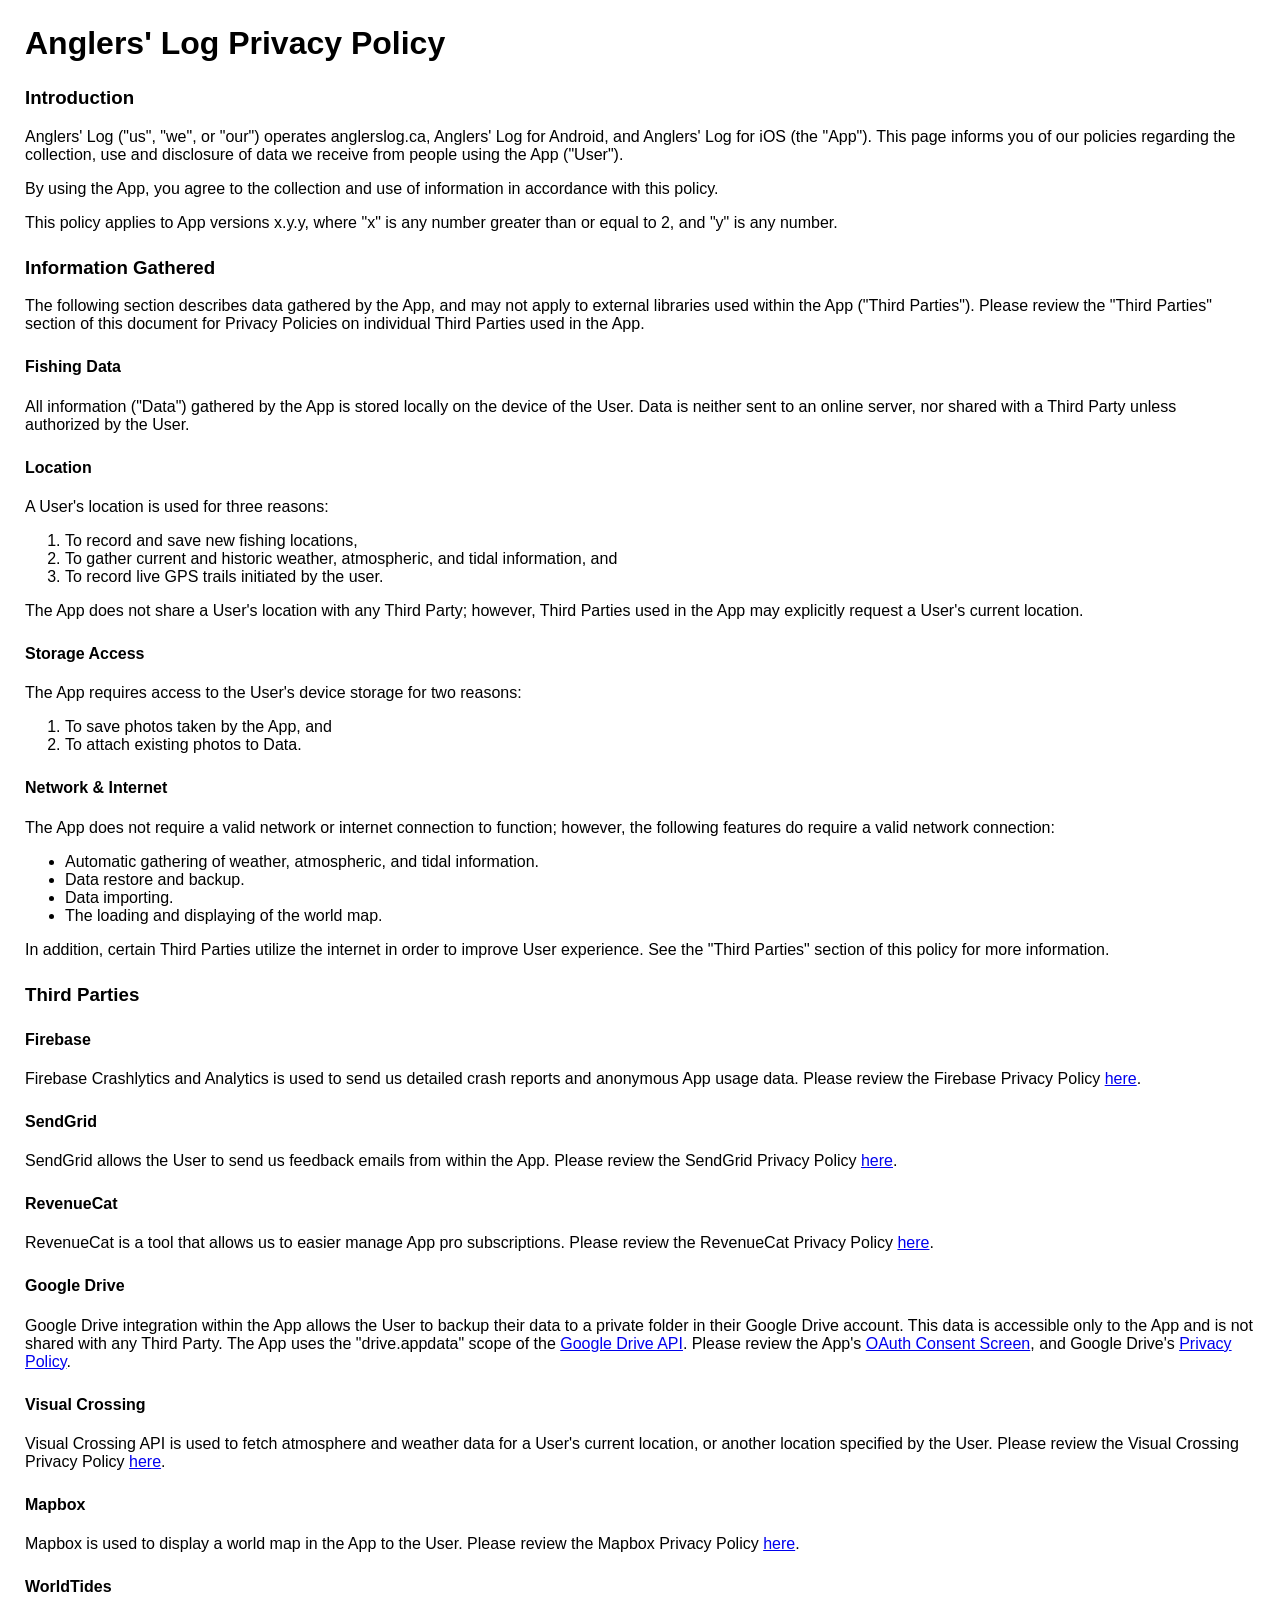
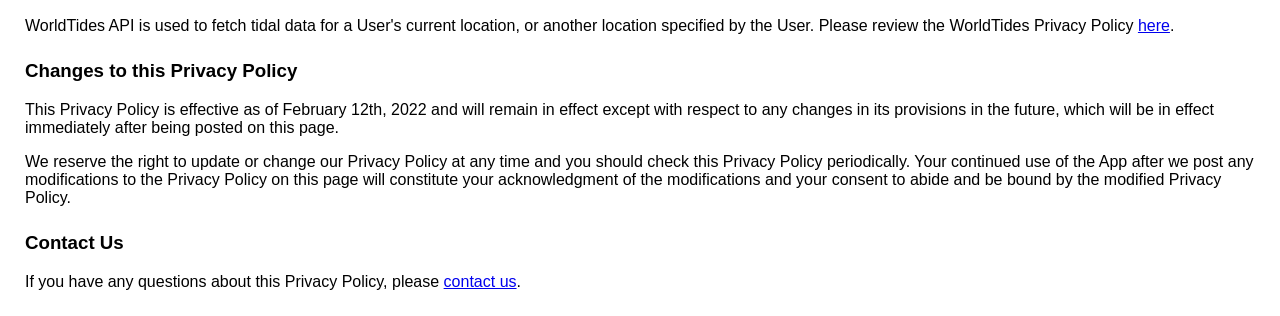
<file: web/public/privacy/2.0/privacy-policy.html>
<html ng-app="anglers-log">
    <head>
        <title>Anglers' Log - Privacy Policy</title>
        <meta name="viewport" content="width=device-width, initial-scale=1.0, maximum-scale=1.0, user-scalable=no" />
        <link type="image/vnd.microsoft.icon" href="../../favicon.png" rel="icon">
        <meta charset="UTF-8">

        <style>
            body {
                margin: 25px;
                font-family: helvetica;
            }

            h3 {
                margin-top: 25px;
            }

            h4 {
                margin-top: 25px;
            }
        </style>
    </head>

    <body ng-controller="AppController as appCtrl">
        <h1>Anglers' Log Privacy Policy</h1>

        <h3>Introduction</h3>
        <p>
            Anglers' Log ("us", "we", or "our") operates anglerslog.ca, Anglers' Log 
            for Android, and Anglers' Log for iOS (the "App").  This page informs you 
            of our policies regarding the collection, use and disclosure of data we 
            receive from people using the App ("User").
        </p>
        <p>
            By using the App, you agree to the collection and use of information in
            accordance with this policy.
        </p>
        <p>
            This policy applies to App versions x.y.y, where "x" is any number greater than or 
            equal to 2, and "y" is any number.
        </p>

        <h3>Information Gathered</h3>
        <p>
            The following section describes data gathered by the App, and may not apply to
            external libraries used within the App ("Third Parties").  Please review the
            "Third Parties" section of this document for Privacy Policies on individual Third
            Parties used in the App.
        </p>
        <h4>Fishing Data</h4>
        <p>
            All information ("Data") gathered by the App is stored locally on the device of the 
            User.  Data is neither sent to an online server, nor shared with a Third Party unless 
            authorized by the User.
        </p>
        <h4>Location</h4>
        <p>
            A User's location is used for three reasons:
            <ol>
                <li>To record and save new fishing locations,</li>
                <li>To gather current and historic weather, atmospheric, and tidal information, and</li>
                <li>To record live GPS trails initiated by the user.</li>
            </ol>
            The App does not share a User's location with any Third Party; however, Third Parties
            used in the App may explicitly request a User's current location.
        </p>
        <h4>Storage Access</h4>
        <p>
            The App requires access to the User's device storage for two reasons:
            <ol>
                <li>To save photos taken by the App, and</li>
                <li>To attach existing photos to Data.</li>
            </ol>
        </p>
        <h4>Network & Internet</h4>
        <p>
            The App does not require a valid network or internet connection to function; however,
            the following features do require a valid network connection:
            <ul>
                <li>Automatic gathering of weather, atmospheric, and tidal information.</li>
                <li>Data restore and backup.</li>
                <li>Data importing.</li>
                <li>The loading and displaying of the world map.</li>
            </ul>
            In addition, certain Third Parties utilize the internet in order to improve User
            experience. See the "Third Parties" section of this policy for more information.
        </p>

        <h3>Third Parties</h3>
        <h4>Firebase</h4>
        <p>
            Firebase Crashlytics and Analytics is used to send us detailed crash reports and 
            anonymous App usage data.
            Please review the Firebase Privacy Policy 
            <a href="https://firebase.google.com/support/privacy">here</a>.
        </p>
        <h4>SendGrid</h4>
        <p>
            SendGrid allows the User to send us feedback emails from within the App.
            Please review the SendGrid Privacy Policy 
            <a href="https://api.sendgrid.com/privacy.html">here</a>.
        </p>
        <h4>RevenueCat</h4>
        <p>
            RevenueCat is a tool that allows us to easier manage App pro subscriptions.
            Please review the RevenueCat Privacy Policy 
            <a href="https://www.revenuecat.com/privacy">here</a>.
        </p>

        <h4>Google Drive</h4>
        <p>
            Google Drive integration within the App allows the User to backup their data to a private folder in their
            Google Drive account. This data is accessible only to the App and is not shared with any Third Party. The 
            App uses the "drive.appdata" scope of the 
            <a href="https://developers.google.com/identity/protocols/oauth2/scopes#drive">Google Drive API</a>.
            Please review the App's <a href="https://console.cloud.google.com/apis/credentials/consent?project=anglers-log">OAuth Consent Screen</a>,
            and Google Drive's <a href="https://developers.google.com/terms/api-services-user-data-policy">Privacy Policy</a>.
        </p>

        <h4>Visual Crossing</h4>
        <p>
            Visual Crossing API is used to fetch atmosphere and weather data for a User's current location, or another
            location specified by the User. Please review the Visual Crossing Privacy Policy 
            <a href="https://www.visualcrossing.com/privacy">here</a>.
        </p>

        <h4>Mapbox</h4>
        <p>
            Mapbox is used to display a world map in the App to the User. Please review the Mapbox Privacy Policy 
            <a href="https://www.mapbox.com/legal/privacy">here</a>.
        </p>

        <h4>WorldTides</h4>
        <p>
            WorldTides API is used to fetch tidal data for a User's current location, or another
            location specified by the User. Please review the WorldTides Privacy Policy 
            <a href="https://worldstrides.com/privacy-policy/">here</a>.
        </p>

        <h3>Changes to this Privacy Policy</h3>
        <p>
            This Privacy Policy is effective as of February 12th, 2022 and 
            will remain in 
            effect except with respect to any changes in its provisions in the future, 
            which will be in effect immediately after being posted on this page.
        </p>
        <p>
            We reserve the right to update or change our Privacy Policy at any time 
            and you should check this Privacy Policy periodically. Your continued use 
            of the App after we post any modifications to the Privacy Policy on 
            this page will constitute your acknowledgment of the modifications and your 
            consent to abide and be bound by the modified Privacy Policy.
        </p>

        <h3>Contact Us</h3>
        <p>
            If you have any questions about this Privacy Policy, please 
            <a href='mailto:support@anglerslog.ca'>contact us</a>.
        </p>
    </body>
</html>
</file>
<file: web/public/style.css>
/*
Theme Name: eApp - 5 in 1 App Landing Page
Theme URI: http://live.envalab.com/html/eapp
Author: ENVALAB
Author URI: https://themeforest.net/user/envalab/portfolio
Description: eApp – Creative App Landing Page HTML5 Templateis collection of App marketing pages which are perfect suit for showcase your App or services smart and flexible way. It's not only for a mobile Apps but also for mobile games showcase or any application website showcase. It's include stunning, powerful and unique landing page templates which are perfect to promoting Apps or web services & made for iOS and Android Apps makers.
Version: 1.0
*/

/*----------------------------------
--------- THEME DEFAULT CSS --------
----------------------------------*/
@import url('https://fonts.googleapis.com/css?family=Poppins:300,400,500,600,700,900');
@import url('https://fonts.googleapis.com/css?family=Poppins:400,500,700');
body {
    line-height: 23px;
    font-size: 14px;
    color: #363843;
	font-family: 'Poppins', sans-serif;
    font-weight: 400;
}

/*----------------------------
---------- RESET CSS ---------
----------------------------*/
h1,
h2,
h3,
h4,
h5,
h6 {
    font-weight: 500;
	color: #363843;
	font-family: 'Poppins', sans-serif;
	line-height: normal;
}
h1,
h2,
h3,
h4,
h5,
h6,
p {
    margin: 0px;
}
h1 {
    font-size: 36px;
}
h2 {
    font-size: 24px;
}
h4 {
    font-size: 18px;
}
h5 {
    font-size: 16px;
}
a {
    transition: 0.4s;
}
a,
a:hover {
    color: #363843;
}
img {
    max-width: 100%;
    height: auto;
}
iframe {
    width: 100%;
    border: none;
}
a,
a:hover,
a:focus,
a:active,
button:focus {
    text-decoration: none;
    border: none;
    outline: 0;
}
ul {
    list-style: none;
    margin: 0;
    padding: 0;
}
ol {
    margin-bottom: 0;
}
select:focus,
select:active {
    box-shadow: none;
    border: 0;
    outline: 0
}
input:focus,
textarea:focus,
select:focus,
button:focus {
    outline: none;
}
input[type="text"],
input[type="email"],
input[type="url"],
input[type="tel"],
input[type="search"],
input[type="password"],
input[type="number"],
textarea {
    max-width: 100%;
    padding: 9px 30px;
    border: none;
    background: transparent;
}
textarea:focus {
    outline: none !important;
    box-shadow: none !important;
}
.sec-title {
    text-align: center;
    max-width: 600px;
    margin: 0 auto 55px;
}
.sec-title h2 {
    margin-bottom: 20px;
	text-transform: uppercase;
}
.owl-dots {
    text-align: center;
    margin-top: 50px;
}
.owl-dot {
    width: 10px;
    height: 10px;
    border: 1px solid #03a9f4;
    border-radius: 10px;
    display: inline-block;
    margin: 0 3px;
}
.owl-dot.active {
    background: #03a9f4;
}
.display-table {
    display: table;
    height: 100%;
    width: 100%;
}
.display-tablecell {
    display: table-cell;
    vertical-align: middle;
}
.flexbox-center {
    display: -moz-flex;
    display: -ms-flex;
    display: -o-flex;
    display: -webkit-box;
    display: -ms-flexbox;
    display: flex;
    -webkit-box-pack: center;
    -ms-flex-pack: center;
    justify-content: center;
    -webkit-box-align: center;
    -ms-flex-align: center;
    align-items: center;
}

/* Pre Loader Style */
.js div#preloader {
    position: fixed;
    left: 0;
    top: 0;
    z-index: 988899;
    width: 100%;
    height: 100%;
    overflow: visible;
    background: #fff url('../img/loader.gif') no-repeat center center;
}
/* END of Pre Loader Style */
</file>
<file: web/public/assets/css/style-1.css>
/*
Theme Name: eApp - 5 in 1 App Landing Page
Theme URI: http://live.envalab.com/html/eapp
Author: ENVALAB
Author URI: https://themeforest.net/user/envalab/portfolio
Description: eApp – Creative App Landing Page HTML5 Templateis collection of App marketing pages which are perfect suit for showcase your App or services smart and flexible way. It's not only for a mobile Apps but also for mobile games showcase or any application website showcase. It's include stunning, powerful and unique landing page templates which are perfect to promoting Apps or web services & made for iOS and Android Apps makers.
Version: 1.0
*/

/*
====================================================
*   eApp DEMO 1 CSS
*   CSS INDEX
====================================================

        TOC:
        0.  RESET CSS
        1.  HEADER AREA CSS
        2.  BANNER AREA CSS
        3.  ABOUT AREA CSS
        4.  FEATURE AREA CSS
        5.  TESTIMONIAL AREA CSS
        6.  SCREENSHOT AREA CSS
        7.  FEEDBACK AREA CSS
        8.  PRICING AREA CSS
        9.  CONTACT AREA CSS
        10. FOOTER AREA CSS
        11. SCROLL-TO-TOP AREA CSS
        12. Pre Loader Style

===================================================================== */

/*----------------------------
---------- RESET CSS ---------
----------------------------*/
.sec-title {
	margin-bottom: 0;
}
.mb-30 {
	margin-bottom: 30px;
}
.mb-50 {
	margin-bottom: 50px;
}
.ptb-100 {
    padding-top: 110px;
	padding-bottom: 105px;
}
.ptb-80 {
    padding-top: 80px;
	padding-bottom: 80px;
}
.owl-nav div {
    position: absolute;
    top: 50%;
    left: 0;
    width: 35px;
    background: #fff;
    color: #03a9f4;
    height: 35px;
    line-height: 36px;
    border-radius: 100%;
    text-align: center;
    font-size: 29px;
    transition: 0.4s;
    margin-top: -60px;
}
.owl-nav div:hover {
    background: #03a9f4;
}
.owl-nav div.owl-next {
    right: 0;
    left: auto;
}
.owl-nav div.owl-next:hover {
    opacity: 0.5;
}
.owl-nav div.owl-prev:hover {
    opacity: 0.5;
}
.owl-nav div {
    background: #03a9f4;
    color: #fff;
}
.appbox-btn {
    background: #ffffff;
    border: 1px solid #ffffff;
    color: #03a9f4;
    padding: 10px 30px;
    display: inline-block;
    font-weight: 600;
	cursor: pointer;
    font-size: 18px;
	border-radius: 30px;
}
.appbox-btn2,
.appbox-btn:hover {
    background: transparent;
    border: 1px solid #ffffff;
    color: #ffffff;
}
.appbox-btn2:hover {
    background: #ffffff;
    color: #03a9f4;
}
.appbox-btn3 {
    color: #ffffff;
    border: 1px solid #03a9f4;
	background: #03a9f4;
	background: -moz-linear-gradient(-45deg, #03a9f4 0%, #2ab4f4 50%, #5fc5f4 100%);
	background: -webkit-linear-gradient(-45deg, #03a9f4 0%,#2ab4f4 50%,#5fc5f4 100%);
	background: linear-gradient(135deg, #03a9f4 0%,#2ab4f4 50%,#5fc5f4 100%);
}
.appbox-btn3:hover {
    color: #03a9f4;
    border: 1px solid #03a9f4;
}

/*--------------------------------------
-------- HEADER AREA CSS START --------
---------------------------------------*/
.header {
    position: fixed;
    top: 0;
	padding: 30px 0;
    left: 0;
	transition: all 0.4s;
    width: 100%;
    z-index: 9;
	max-height: 110px;
}
.mainmenu {
    text-align: right;
}
.mainmenu li {
    display: inline-block;
    text-transform: uppercase;
    margin-left: 15px;
}
.mainmenu li a {
    display: inline-block;
	color: #fff;
	padding: 5px 0;
}
.slicknav_menu {
	padding: 0;
    background: transparent;
}
.slicknav_menu a.active,
.mainmenu ul li a:hover,
.mainmenu ul li a.active {
	color: #000;
}
.mainmenu {
    display: block;
}
.slicknav_menu {
	display: none;
}
.header.sticky {
    padding: 10px 0;
	border-bottom: 1px solid #fff;
    background: #03a9f4;
	background: -moz-linear-gradient(-45deg, #03a9f4 0%, #2ab4f4 50%, #5fc5f4 100%);
	background: -webkit-linear-gradient(-45deg, #03a9f4 0%,#2ab4f4 50%,#5fc5f4 100%);
	background: linear-gradient(135deg, #03a9f4 0%,#2ab4f4 50%,#5fc5f4 100%);
}
/*--------------------------------------
--------- HEADER AREA CSS END ---------
---------------------------------------*/

/*--------------------------------------
-------- BANNER AREA CSS START --------
---------------------------------------*/
.banner-area {
    padding-top: 100px;
    padding-bottom: 70px;
	z-index: 1;
	position: relative;
	background: #03a9f4;
	background: -moz-linear-gradient(-45deg, #03a9f4 0%, #2ab4f4 50%, #5fc5f4 100%);
	background: -webkit-linear-gradient(-45deg, #03a9f4 0%,#2ab4f4 50%,#5fc5f4 100%);
	background: linear-gradient(135deg, #03a9f4 0%,#2ab4f4 50%,#5fc5f4 100%);
}
.banner-area::before {
	content: "";
	top: 0;
	left: 0;
    opacity: 0.07;
	right: 0;
	bottom: 0;
    background-image: url(../img/appbox-img-1/header-shape.png);
    background-repeat: no-repeat;
    background-position: center;
    background-size: cover;
	z-index: -1;
	position: absolute;
}
.single-banner {
    color: #fff;
}
.single-banner h1 {
    color: #fff;
    max-width: 540px;
    font-size: 72px;
}
.single-banner h3 {
    color: #fff;
    margin-top: 35px;
}
.single-banner p {
    margin-top: 24px;
    margin-bottom: 40px;
    margin-left: 0;
    margin-right: 0;
    font-size: 24px;
}
.single-banner .hashtag {
    margin-top: 24px;
}
.single-banner .appbox-btn {
    margin-top: 15px;
    margin-right: 15px;
}
.single-banner .logo {
    margin-bottom: 16px;
}
.single-banner .store-btn {
    margin-bottom: 16px;
    display: inline-block;
}
/*--------------------------------------
--------- BANNER AREA CSS END ---------
---------------------------------------*/

/*--------------------------------------
-------- ABOUT AREA CSS START --------
---------------------------------------*/
.about-area {
	text-align: center;
    margin-bottom: 20px;
}
.about-area .sec-title {
	margin-bottom: 20px;
}
.single-about-box {
	margin-top: 35px;
}
.single-about-box p a {
    text-decoration: underline;
    color: #03a9f4;
}
.single-about-box i::before {
    color: #03a9f4;
    font-size: 60px;
    transition: all 0.4s;
    display: block;
}
.single-about-box:hover i::before {
    transform: scale(0.7);
}
.single-about-box h4 {
	margin: 28px 0 20px;
}
/*--------------------------------------
--------- ABOUT AREA CSS END ---------
---------------------------------------*/

/*--------------------------------------
-------- FEATURE AREA CSS START --------
---------------------------------------*/
.feature-area {
    padding-top: 85px;
    padding-bottom: 55px;
	z-index: 1;
	position: relative;
    overflow: hidden;
	background: #03a9f4;
	background: -moz-linear-gradient(-45deg, #03a9f4 0%, #2ab4f4 50%, #5fc5f4 100%);
	background: -webkit-linear-gradient(-45deg, #03a9f4 0%,#2ab4f4 50%,#5fc5f4 100%);
	background: linear-gradient(135deg, #03a9f4 0%,#2ab4f4 50%,#5fc5f4 100%);
}
.feature-area::before {
	content: "";
	top: -30px;
	left: 0;
    opacity: 0.4;
	right: 0;
	bottom: -30px;
    background-image: url(../img/appbox-img-1/overview-shape.png);
    background-repeat: no-repeat;
    background-position: center;
    background-size: cover;
	z-index: -1;
	position: absolute;
}
.single-feature-box h2 {
    text-transform: uppercase;
    max-width: 360px;
    line-height: normal;
    margin-bottom: 25px;
    margin-top: -32px;
}
.single-feature-box li {
    margin-bottom: 15px;
    font-size: 16px;
    position: relative;
    padding-left: 30px;
}
.single-feature-box li::before {
    font-family: 'icofont';
    content: "\eb55";
    position: absolute;
    left: 0;
	max-width: 50px;
}
.single-feature-box p {
    margin-bottom: 25px;
}
.single-feature-box .appbox-btn {
    margin-top: 30px;
    margin-right: 15px;
}
.single-feature-box .appbox-btn2 {
    margin-right: 0;
}
.single-feature-box h2,
.single-feature-box h3,
.single-feature-box h4,
.single-feature-box {
	color: #fff;
}
.single-feature-box ul {
    padding-bottom: 5px;
    padding-top: 15px;
}
.single-feature-box img {
    margin-bottom: 30px;
}
/*--------------------------------------
--------- FEATURE AREA CSS END ---------
---------------------------------------*/

/*--------------------------------------
-------- OVERVIEW AREA CSS START --------
---------------------------------------*/
.single-overview-box h2 {
    text-transform: uppercase;
}
.single-overview-box p {
	margin-top: 25px;
}
.single-overview-box .appbox-btn {
	margin-top: 30px;
}
/*--------------------------------------
--------- OVERVIEW AREA CSS END ---------
---------------------------------------*/

/*--------------------------------------
------ ACTIVITY AREA CSS START -------
---------------------------------------*/
.activity-box {
    padding-top: 60px;
    padding-bottom: 20px;
	z-index: 1;
	position: relative;
	background: #fff;
    margin: 0 70px;
	box-shadow: 0 0 30px #eee;
}
.activity-box::before {
	content: "";
	top: 0;
	left: 0;
    opacity: 0.1;
	right: 0;
	bottom: 0;
    background-image: url(../img/appbox-img-1/activity-shape.png);
    background-repeat: no-repeat;
    background-position: center;
    background-size: cover;
	z-index: -1;
	position: absolute;
}
.activity-box-chart {
	position: relative;
}
.activity-box-chart span {
	position: absolute;
	left: 50%;
	top: 50%;
	-webkit-transform: translate(-50%, -50%);
	transform: translate(-50%, -50%);
	font-size: 36px;
	text-transform: uppercase;
	font-weight: 300;
}
.single-activity-box canvas {
    display: inline-block;
    vertical-align: baseline;
}
.single-activity-box {
    text-align: center;
	margin-bottom: 40px;
}
.single-activity-box h4 {
    margin-top: 30px;
    font-size: 20px;
    font-family: 'Poppins', sans-serif;
    font-weight: 500;
}
/*--------------------------------------
------- ACTIVITY AREA CSS END --------
---------------------------------------*/

/*--------------------------------------
-------- SCREENSHOT AREA CSS START --------
---------------------------------------*/
.screenshot-area-slider {
    padding: 0 50px;
}
.screenshot-single-slide {
	position: relative;
	overflow: hidden;
}
.screenshot-overlay {
    position: absolute;
    width: 0;
    height: 100%;
    background: rgba(0, 0, 0, 0.8);
    top: 0;
	right: 0;
    transition: all 0.4s;
}
.screenshot-single-slide:hover .screenshot-overlay {
    width: 100%;
}
.screenshot-overlay a {
    background: #03a9f4;
    width: 60px;
    height: 60px;
    border-radius: 100%;
    font-size: 18px;
    color: #fff;
    line-height: 60px;
    top: 0;
    text-align: center;
    bottom: 0;
    margin: auto;
    position: absolute;
    left: 0;
    right: 0;
}
/*--------------------------------------
--------- SCREENSHOT AREA CSS END ---------
---------------------------------------*/

/*--------------------------------------
-------- FEEDBACK AREA CSS START --------
---------------------------------------*/
.feedback-area {
    padding-top: 85px;
    padding-bottom: 105px;
	z-index: 1;
	position: relative;
	background: #03a9f4;
	background: -moz-linear-gradient(-45deg, #03a9f4 0%, #2ab4f4 50%, #5fc5f4 100%);
	background: -webkit-linear-gradient(-45deg, #03a9f4 0%,#2ab4f4 50%,#5fc5f4 100%);
	background: linear-gradient(135deg, #03a9f4 0%,#2ab4f4 50%,#5fc5f4 100%);
}
.feedback-area::before {
	content: "";
	top: 0;
	left: 0;
    opacity: 0.1;
	right: 0;
	bottom: 0;
    background-image: url(../img/appbox-img-1/activity-shape.png);
    background-repeat: no-repeat;
    background-position: center;
    background-size: cover;
	z-index: -1;
	position: absolute;
}
.feedback-area .sec-title h2, .feedback-area .sec-title p {
    color: #fff;
}
.author-feedback {
    padding: 0 120px;
}
.author-feedback .owl-nav div {
    background: #fff;
	color: #03a9f4;
    margin-top: -10px;
}
.author-single-slide::before {
    content: "";
    top: -12px;
    left: 15px;
    opacity: 0.5;
    right: 15px;
    bottom: -12px;
    background: #fff;
    z-index: -1;
    position: absolute;
    border-radius: 5px;
}
.author-single-slide::after {
    content: "";
    top: -24px;
    left: 30px;
    opacity: 0.5;
    right: 30px;
    bottom: -24px;
    background: #fff;
    z-index: -1;
    position: absolute;
    border-radius: 5px;
}
.author-single-slide {
	min-height: 230px;
    margin: 45px 0 25px;
    position: relative;
    z-index: 1;
    background: #fff;
    text-align: center;
    padding: 55px 50px 0;
    border-radius: 5px;
}
.author-single-slide h4 {
    font-size: 20px;
    font-family: 'Poppins', sans-serif;
    font-weight: 500;
}
.author-single-slide p {
	margin: 15px 0 20px;
}
.author-single-slide h4,
.author-single-slide {
	color: #000;
}
.author-single-slide .author-rating {
	color: #ffee58;
}
.author-img {
    width: 100px;
    height: 100px;
    margin: auto;
    position: absolute;
    top: -50px;
    left: 0;
    right: 0;
}
.author-img img {
    max-width: 100%;
    top: 0;
    left: 0;
    right: 0;
    bottom: 0;
    margin: auto;
    max-height: 100%;
	border: 2px solid #fff;
	border-radius: 100%;
    position: absolute;
    width: auto !important;
}
/*--------------------------------------
--------- FEEDBACK AREA CSS END ---------
---------------------------------------*/

/*--------------------------------------
-------- DOWNLOAD AREA CSS START --------
---------------------------------------*/
.download-area {
    z-index: 1;
    position: relative;
    overflow: hidden;
    background: #03a9f4;
	background: -moz-linear-gradient(-45deg, #03a9f4 0%, #2ab4f4 50%, #5fc5f4 100%);
	background: -webkit-linear-gradient(-45deg, #03a9f4 0%,#2ab4f4 50%,#5fc5f4 100%);
	background: linear-gradient(135deg, #03a9f4 0%,#2ab4f4 50%,#5fc5f4 100%);
}
.download-area::after {
    content: "";
    right: 0;
    bottom: -87px;
    background-image: url(../img/appbox-img-1/iphone-on-hand.png);
    background-repeat: no-repeat;
    background-position: right bottom;
    width: 46%;
    z-index: -1;
    position: absolute;
    height: 100%;
    background-size: contain;
}
.download-area::before {
    content: "";
    top: -50px;
    left: -50px;
    opacity: 0.4;
    right: -50px;
    bottom: -50px;
    background-image: url(../img/appbox-img-1/overview-shape.png);
    background-repeat: no-repeat;
    background-position: center;
    background-size: cover;
    z-index: -1;
    position: absolute;
}
.single-download-box {
	color: #fff;
}
.single-download-box h1 {
	color: #fff;
	margin-bottom: 40px;
}
.single-download-box h1 span {
	display: block;
}
.single-download-box p {
	padding-bottom: 25px;
}
.single-download-box .appbox-btn {
	margin-top: 30px;
	margin-right: 15px;
}
/*--------------------------------------
--------- DOWNLOAD AREA CSS END ---------
---------------------------------------*/

/*--------------------------------------
------- SUBSCRIBE AREA CSS START -------
---------------------------------------*/
.subscribe-area {
	padding: 60px 0;
	text-align: center;
}
.single-subscribe-box h4 {
	font-family: 'Poppins', sans-serif;
    font-weight: 400;
}
.single-subscribe-box h4 span {
	color: #03a9f4;
    font-weight: 500;
}
.single-subscribe-box form {
    border: 1px solid #03a9f4;
    display: inline-block;
    border-radius: 30px;
    position: relative;
}
.single-subscribe-box form input[type="email"] {
	min-width: 420px;
}
/*--------------------------------------
-------- SUBSCRIBE AREA CSS END --------
---------------------------------------*/

/*--------------------------------------
--------- FOOTER AREA CSS START --------
---------------------------------------*/
.footer {
	padding: 22px 0;
	font-size: 12px;
	color: #03a9f4;
    z-index: 1;
    position: relative;
    text-align: center;
    height: 100px;
}
.footer::before {
    content: "";
    left: 0;
    opacity: 0.4;
    right: 0;
    bottom: 0;
    background-image: url(../img/appbox-img-1/footer-shape.png);
    background-repeat: no-repeat;
    background-position: center;
    background-size: cover;
    z-index: -1;
    position: absolute;
    top: 0px;
}
.footer a {
	color: #03a9f4;
}
.footer a:hover {
	color: #000;
}
.footer-content p {
    text-align: left;
    padding-top: 16px;
}
.footer-content ul {
	text-align: right;
}
.footer-content li {
    display: inline-block;
    margin-left: 15px;
}
/*--------------------------------------
---------- FOOTER AREA CSS END ---------
---------------------------------------*/

/*--------------------------------------
----- SCROLL-TO-TOP AREA CSS START -----
---------------------------------------*/
.scrolltotop {
    position: fixed;
    bottom: 30px;
    text-align: center;
    right: 30px;
    width: 50px;
    height: 50px;
    z-index: 1000;
    display: none;
    text-decoration: none;
    border-radius: 100%;
    color: #fff;
	font-size: 28px;
    line-height: 48px;
	border: 3px double #fff;
    background: #03a9f4;
	background: -moz-linear-gradient(-45deg, #03a9f4 0%, #2ab4f4 50%, #5fc5f4 100%);
	background: -webkit-linear-gradient(-45deg, #03a9f4 0%,#2ab4f4 50%,#5fc5f4 100%);
	background: linear-gradient(135deg, #03a9f4 0%,#2ab4f4 50%,#5fc5f4 100%);
}
.scrolltotop:hover {
	transform: scale(0.9);
    color: #fff;
}
.scrolltotop:focus ,
.scrolltotop:hover {
	border: 3px double #fff;
}
/*--------------------------------------
------ SCROLL-TO-TOP AREA CSS END ------
---------------------------------------*/

/* Pre Loader Style */
.js div#preloader {
    position: fixed;
    left: 0;
    top: 0;
    z-index: 988899;
    width: 100%;
    height: 100%;
    overflow: visible;
    background: #fff url('../img/loader.gif') no-repeat center center;
}
/* END of Pre Loader Style */
</file>
<file: web/public/assets/css/responsive-1.css>
@media only screen and (max-width: 1199px){
	.single-subscribe-box form input[type="email"] {
		min-width: auto;
	}
	.author-single-slide {
		min-height: 250px;
	}
}
@media only screen and (max-width: 991px){
	.mainmenu li {
		margin-left: 7px;
		font-size: 13px;
	}
	.mainmenu li a {
		padding: 2px 0;
	}
	.single-banner {
		margin-bottom: 40px;
	}
	.single-feature-box h2 {
		margin-top: 0;
	}
	.banner-area {
		padding-bottom: 30px;
	}
	.feature-area {
		padding-bottom: 65px;
	}
	.single-overview-box.text-lg-right.text-center {
		margin-top: 50px;
	}
	.single-overview-box .appbox-btn {
		margin-top: 25px;
	}
	.activity-box {
		margin: 0;
	}
	.author-feedback {
		padding: 0 40px;
	}
	.download-area::after {
		display: none;
	}
	.single-subscribe-box form {
		margin-top: 20px;
	}
	.footer-content,
	.footer-content p {
		text-align: center;
		padding-top: 16px;
	}
	.footer-content ul {
		text-align: center;
		padding-bottom: 48px;
	}
}
@media only screen and (max-width: 767px){
	.mainmenu {
		display: none;
	}
	.responsive-menu,
	.slicknav_menu {
		display: block;
	}
	ul.slicknav_nav {
		position: absolute;
		background: #03a9f4;
		background: -moz-linear-gradient(-45deg, #03a9f4 0%, #2ab4f4 50%, #5fc5f4 100%);
		background: -webkit-linear-gradient(-45deg, #03a9f4 0%,#2ab4f4 50%,#5fc5f4 100%);
		background: linear-gradient(135deg, #03a9f4 0%,#2ab4f4 50%,#5fc5f4 100%);
		right: 15px;
		top: 100%;
		z-index: 9;
	    border: 2px solid #fff;
	}
	.slicknav_menu .slicknav_menutxt {
		display: none;
	}
	.slicknav_menu .slicknav_icon {
		margin: 0;
	}
	.slicknav_nav a:hover {
		background: transparent;
	}
	.header {
		padding: 20px 0;
	}
	.sec-title {
		margin-bottom: 35px;
	}
	.single-activity-box h4 {
		margin-top: 10px;
		font-size: 18px;
	}
	.author-single-slide {
		min-height: 270px;
		padding: 55px 10px 0;
	}
}
@media only screen and (max-width: 576px){
	.single-download-box .appbox-btn {
		margin-top: 15px;
		margin-right: 10px;
	}
	.single-download-box h1 {
		margin-bottom: 30px;
	}
	.single-banner h1,
	.single-download-box h1 {
		font-size: 25px;
	}
	.author-feedback .owl-nav div {
		top: 100%;
		margin-top: 20px;
	}
	.author-feedback .owl-nav div.owl-prev {
		left: 50%;
		margin-left: -40px;
	}
	.author-feedback .owl-nav div.owl-next {
		right: 50%;
		margin-right: -40px;
	}
	.author-feedback {
		padding: 0;
		max-width: 320px;
		margin: auto;
	}
	.author-single-slide {
		min-height: 340px;
	}
	.single-banner p {
		margin: 20px 0;
	}
	.single-subscribe-box form button {
		width: 100%;
		border-top-left-radius: 0;
		border-top-right-radius: 0;
	}
	.single-subscribe-box form input {
		width: 100%;
		text-align: center;
		padding: 11px 20px;
	}
	.single-feature-box .appbox-btn {
		margin-top: 15px;
	}
	.owl-dots {
		margin-top: 20px;
	}
	.screenshot-area-slider .owl-nav div {
		margin-top: -40px;
	}
}
</file>
